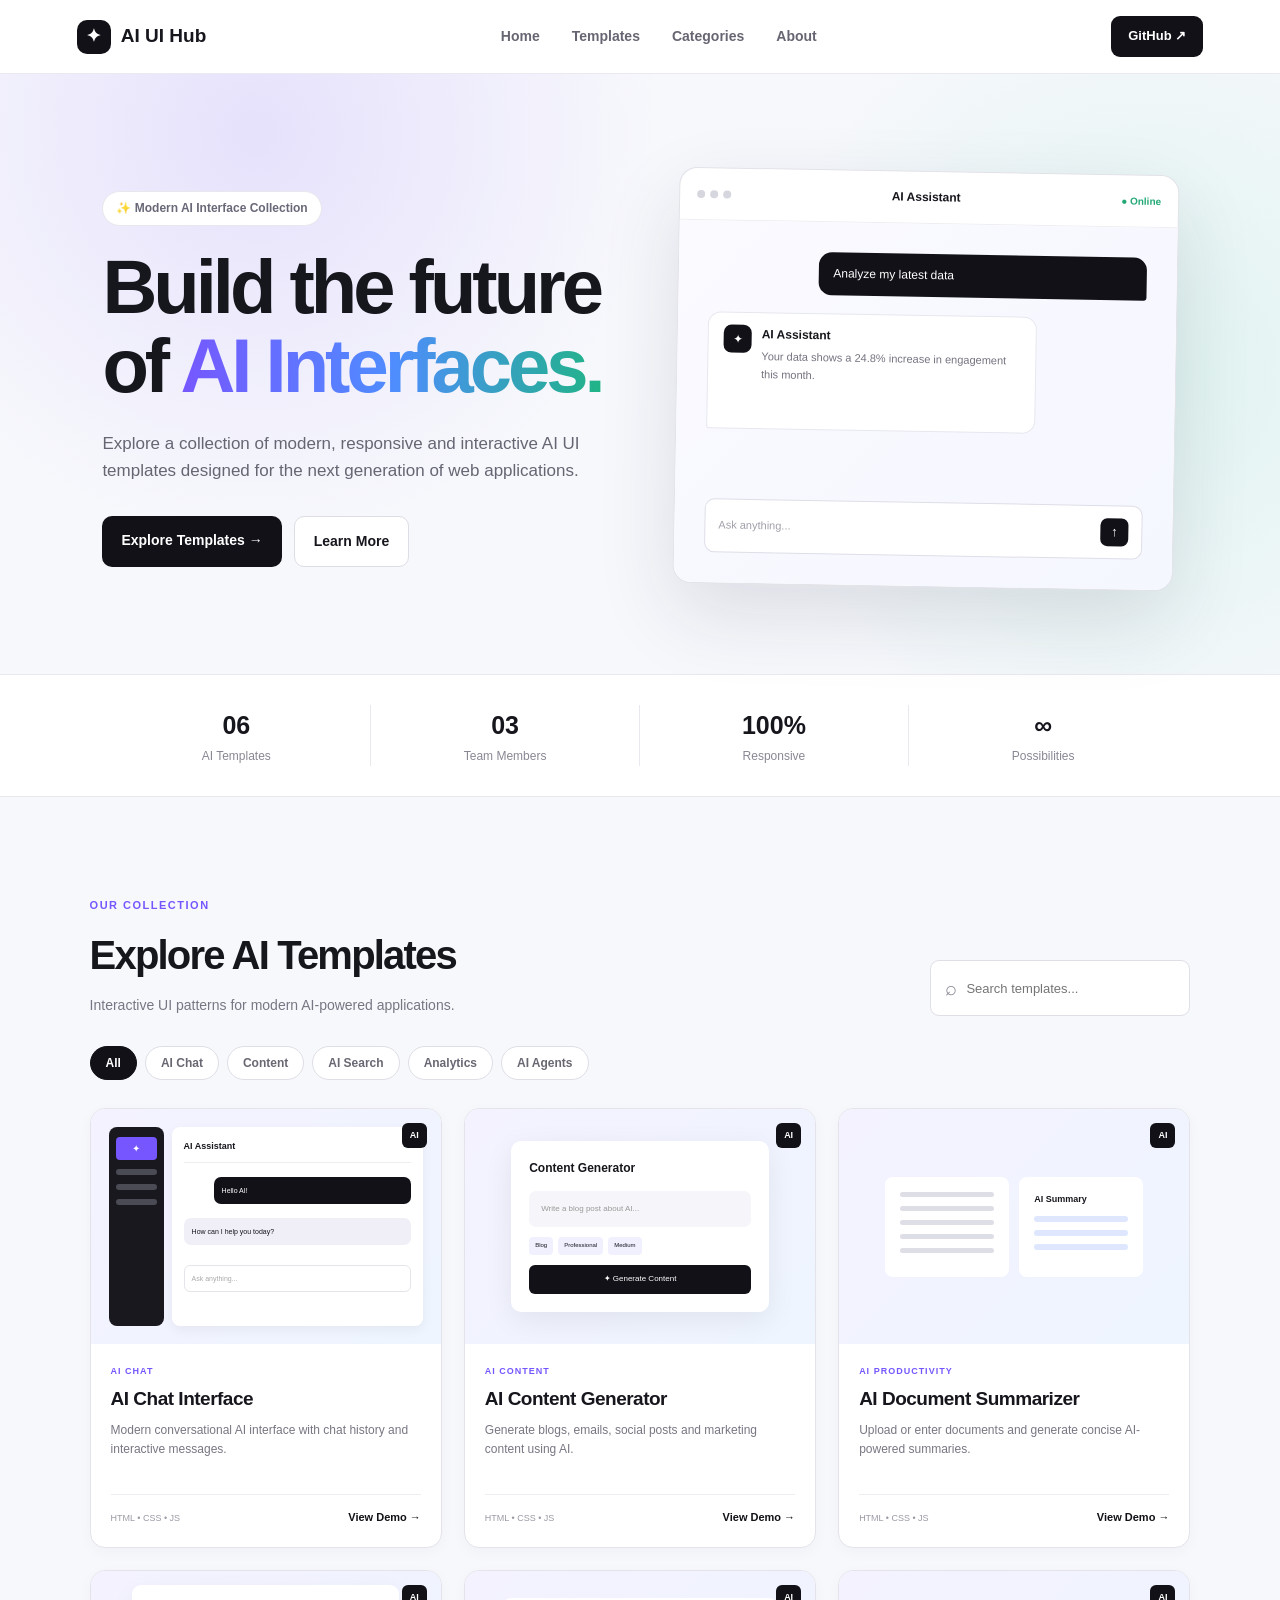
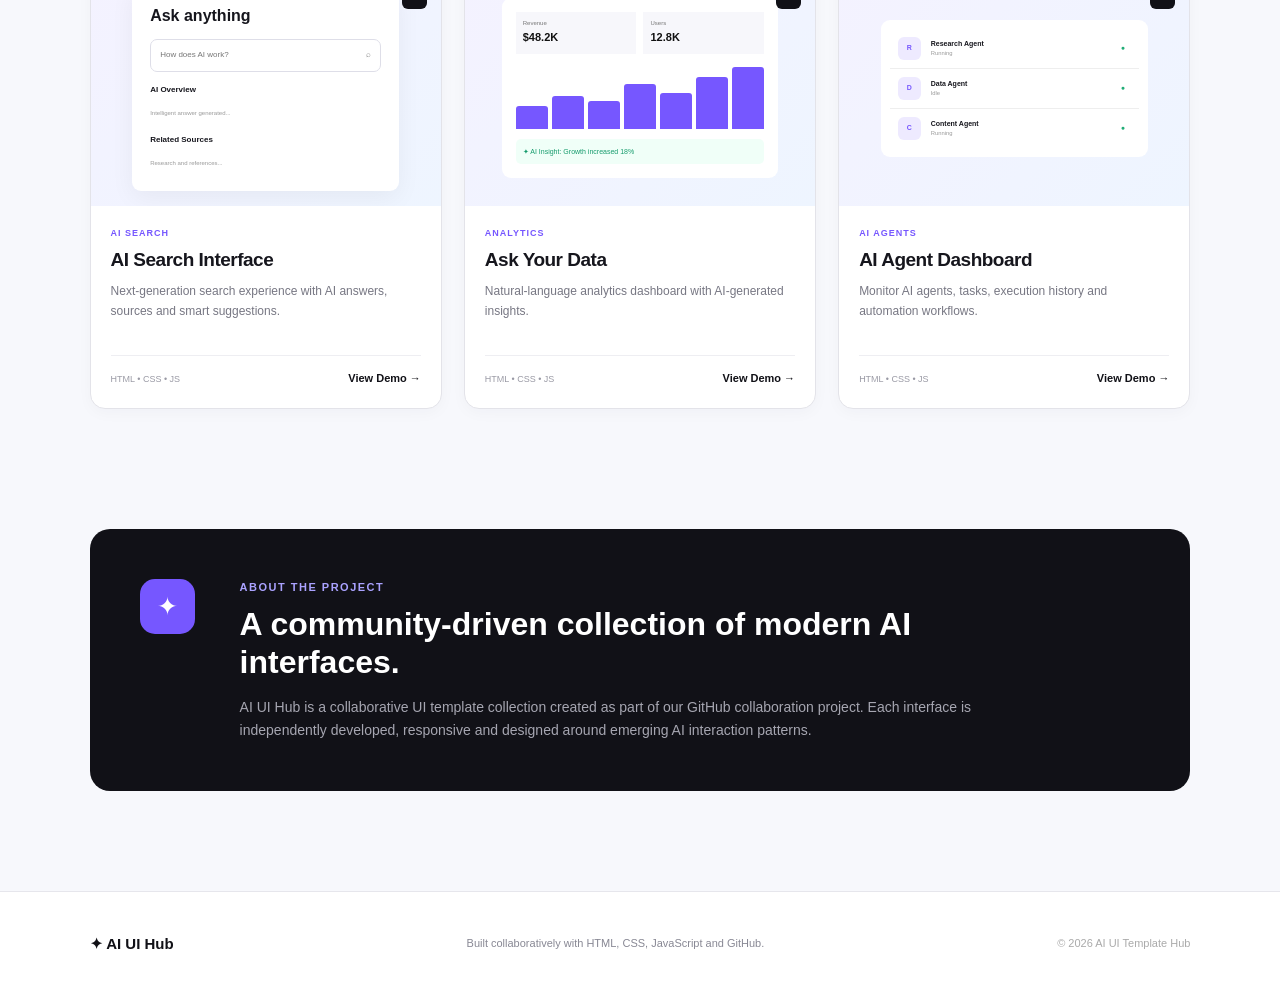
<file: index.html>
<!DOCTYPE html>
<html lang="en">
<head>
    <meta charset="UTF-8">
    <meta name="viewport" content="width=device-width, initial-scale=1.0">

    <meta name="description"
          content="AI UI Template Hub - A collection of modern AI interface templates.">

    <title>AI UI Template Hub</title>

    <link rel="stylesheet" href="style.css">
</head>

<body>

    <!-- ================= NAVBAR ================= -->

    <header class="navbar">

        <div class="logo">
            <div class="logo-icon">✦</div>
            <span>AI UI Hub</span>
        </div>

        <nav class="nav-links">
            <a href="#home">Home</a>
            <a href="#templates">Templates</a>
            <a href="#categories">Categories</a>
            <a href="#about">About</a>
        </nav>

        <a href="https://github.com/" target="_blank" class="github-btn">
            GitHub ↗
        </a>

        <button class="mobile-menu-btn" id="mobileMenuBtn">
            ☰
        </button>

    </header>


    <!-- ================= HERO ================= -->

    <main>

        <section class="hero" id="home">

            <div class="hero-content">

                <div class="badge">
                    ✨ Modern AI Interface Collection
                </div>

                <h1>
                    Build the future of
                    <span>AI Interfaces.</span>
                </h1>

                <p>
                    Explore a collection of modern, responsive and
                    interactive AI UI templates designed for the next
                    generation of web applications.
                </p>

                <div class="hero-buttons">

                    <a href="#templates" class="primary-btn">
                        Explore Templates
                        <span>→</span>
                    </a>

                    <a href="#about" class="secondary-btn">
                        Learn More
                    </a>

                </div>

            </div>

            <div class="hero-visual">

                <div class="ai-window">

                    <div class="window-header">
                        <div class="window-dots">
                            <span></span>
                            <span></span>
                            <span></span>
                        </div>

                        <span>AI Assistant</span>

                        <span class="online">
                            ● Online
                        </span>
                    </div>

                    <div class="chat-preview">

                        <div class="message user-message">
                            Analyze my latest data
                        </div>

                        <div class="message ai-message">
                            <div class="ai-avatar">✦</div>

                            <div>
                                <strong>AI Assistant</strong>
                                <p>
                                    Your data shows a 24.8% increase
                                    in engagement this month.
                                </p>
                            </div>
                        </div>

                        <div class="fake-input">
                            Ask anything...
                            <button>↑</button>
                        </div>

                    </div>

                </div>

            </div>

        </section>


        <!-- ================= STATS ================= -->

        <section class="stats">

            <div class="stat">
                <strong>06</strong>
                <span>AI Templates</span>
            </div>

            <div class="stat">
                <strong>03</strong>
                <span>Team Members</span>
            </div>

            <div class="stat">
                <strong>100%</strong>
                <span>Responsive</span>
            </div>

            <div class="stat">
                <strong>∞</strong>
                <span>Possibilities</span>
            </div>

        </section>


        <!-- ================= TEMPLATES ================= -->

        <section class="templates-section" id="templates">

            <div class="section-heading">

                <div>
                    <div class="small-label">
                        OUR COLLECTION
                    </div>

                    <h2>
                        Explore AI Templates
                    </h2>

                    <p>
                        Interactive UI patterns for modern
                        AI-powered applications.
                    </p>
                </div>

                <div class="search-box">

                    <span>⌕</span>

                    <input
                        type="text"
                        id="templateSearch"
                        placeholder="Search templates..."
                    >

                </div>

            </div>


            <!-- CATEGORY FILTERS -->

            <div class="categories" id="categories">

                <button class="category-btn active"
                        data-category="all">
                    All
                </button>

                <button class="category-btn"
                        data-category="chat">
                    AI Chat
                </button>

                <button class="category-btn"
                        data-category="generation">
                    Content
                </button>

                <button class="category-btn"
                        data-category="search">
                    AI Search
                </button>

                <button class="category-btn"
                        data-category="analytics">
                    Analytics
                </button>

                <button class="category-btn"
                        data-category="agents">
                    AI Agents
                </button>

            </div>


            <!-- TEMPLATE GRID -->

            <div class="template-grid" id="templateGrid">


                <!-- 1 -->

                <article class="template-card"
                         data-category="chat"
                         data-name="AI Chat Interface">

                    <div class="card-preview preview-chat">

                        <div class="mini-sidebar">
                            <div class="mini-logo">✦</div>
                            <div></div>
                            <div></div>
                            <div></div>
                        </div>

                        <div class="mini-chat">

                            <div class="mini-top">
                                AI Assistant
                                <span>●</span>
                            </div>

                            <div class="mini-bubble user">
                                Hello AI!
                            </div>

                            <div class="mini-bubble ai">
                                How can I help you today?
                            </div>

                            <div class="mini-chat-input">
                                Ask anything...
                            </div>

                        </div>

                        <div class="card-badge">
                            AI
                        </div>

                    </div>

                    <div class="card-content">

                        <div class="card-category">
                            AI CHAT
                        </div>

                        <h3>AI Chat Interface</h3>

                        <p>
                            Modern conversational AI interface
                            with chat history and interactive messages.
                        </p>

                        <div class="card-footer">

                            <span>HTML • CSS • JS</span>

                            <a href="templates/ai-chat/index.html">
                                View Demo →
                            </a>

                        </div>

                    </div>

                </article>


                <!-- 2 -->

                <article class="template-card"
                         data-category="generation"
                         data-name="AI Content Generator">

                    <div class="card-preview preview-generator">

                        <div class="generator-panel">

                            <div class="mini-heading">
                                Content Generator
                            </div>

                            <div class="mini-field">
                                Write a blog post about AI...
                            </div>

                            <div class="mini-options">
                                <span>Blog</span>
                                <span>Professional</span>
                                <span>Medium</span>
                            </div>

                            <div class="mini-generate">
                                ✦ Generate Content
                            </div>

                        </div>

                        <div class="card-badge">
                            AI
                        </div>

                    </div>

                    <div class="card-content">

                        <div class="card-category">
                            AI CONTENT
                        </div>

                        <h3>AI Content Generator</h3>

                        <p>
                            Generate blogs, emails, social posts
                            and marketing content using AI.
                        </p>

                        <div class="card-footer">

                            <span>HTML • CSS • JS</span>

                            <a href="templates/ai-content-generator/index.html">
                                View Demo →
                            </a>

                        </div>

                    </div>

                </article>


                <!-- 3 -->

                <article class="template-card"
                         data-category="generation"
                         data-name="AI Document Summarizer">

                    <div class="card-preview preview-summary">

                        <div class="document-panel">

                            <div class="document-lines">
                                <i></i>
                                <i></i>
                                <i></i>
                                <i></i>
                                <i></i>
                            </div>

                            <div class="summary-panel">

                                <div class="summary-title">
                                    AI Summary
                                </div>

                                <div></div>
                                <div></div>
                                <div></div>

                            </div>

                        </div>

                        <div class="card-badge">
                            AI
                        </div>

                    </div>

                    <div class="card-content">

                        <div class="card-category">
                            AI PRODUCTIVITY
                        </div>

                        <h3>AI Document Summarizer</h3>

                        <p>
                            Upload or enter documents and generate
                            concise AI-powered summaries.
                        </p>

                        <div class="card-footer">

                            <span>HTML • CSS • JS</span>

                            <a href="templates/ai-document-summarizer/index.html">
                                View Demo →
                            </a>

                        </div>

                    </div>

                </article>


                <!-- 4 -->

                <article class="template-card"
                         data-category="search"
                         data-name="AI Search Interface">

                    <div class="card-preview preview-search">

                        <div class="search-preview">

                            <div class="search-title">
                                Ask anything
                            </div>

                            <div class="search-input">
                                How does AI work?
                                <span>⌕</span>
                            </div>

                            <div class="result-line">
                                <b>AI Overview</b>
                                <small>
                                    Intelligent answer generated...
                                </small>
                            </div>

                            <div class="result-line">
                                <b>Related Sources</b>
                                <small>
                                    Research and references...
                                </small>
                            </div>

                        </div>

                        <div class="card-badge">
                            AI
                        </div>

                    </div>

                    <div class="card-content">

                        <div class="card-category">
                            AI SEARCH
                        </div>

                        <h3>AI Search Interface</h3>

                        <p>
                            Next-generation search experience with
                            AI answers, sources and smart suggestions.
                        </p>

                        <div class="card-footer">

                            <span>HTML • CSS • JS</span>

                            <a href="templates/ai-search/index.html">
                                View Demo →
                            </a>

                        </div>

                    </div>

                </article>


                <!-- 5 -->

                <article class="template-card"
                         data-category="analytics"
                         data-name="Ask Your Data">

                    <div class="card-preview preview-analytics">

                        <div class="analytics-preview">

                            <div class="mini-kpis">

                                <span>
                                    Revenue
                                    <b>$48.2K</b>
                                </span>

                                <span>
                                    Users
                                    <b>12.8K</b>
                                </span>

                            </div>

                            <div class="fake-chart">

                                <i></i>
                                <i></i>
                                <i></i>
                                <i></i>
                                <i></i>
                                <i></i>
                                <i></i>

                            </div>

                            <div class="insight">
                                ✦ AI Insight: Growth increased 18%
                            </div>

                        </div>

                        <div class="card-badge">
                            AI
                        </div>

                    </div>

                    <div class="card-content">

                        <div class="card-category">
                            ANALYTICS
                        </div>

                        <h3>Ask Your Data</h3>

                        <p>
                            Natural-language analytics dashboard
                            with AI-generated insights.
                        </p>

                        <div class="card-footer">

                            <span>HTML • CSS • JS</span>

                            <a href="templates/ask-your-data/index.html">
                                View Demo →
                            </a>

                        </div>

                    </div>

                </article>


                <!-- 6 -->

                <article class="template-card"
                         data-category="agents"
                         data-name="AI Agent Dashboard">

                    <div class="card-preview preview-agent">

                        <div class="agent-preview">

                            <div class="agent-row">
                                <span class="agent-icon">R</span>
                                <span>
                                    Research Agent
                                    <small>Running</small>
                                </span>
                                <b>●</b>
                            </div>

                            <div class="agent-row">
                                <span class="agent-icon">D</span>
                                <span>
                                    Data Agent
                                    <small>Idle</small>
                                </span>
                                <b>●</b>
                            </div>

                            <div class="agent-row">
                                <span class="agent-icon">C</span>
                                <span>
                                    Content Agent
                                    <small>Running</small>
                                </span>
                                <b>●</b>
                            </div>

                        </div>

                        <div class="card-badge">
                            AI
                        </div>

                    </div>

                    <div class="card-content">

                        <div class="card-category">
                            AI AGENTS
                        </div>

                        <h3>AI Agent Dashboard</h3>

                        <p>
                            Monitor AI agents, tasks, execution
                            history and automation workflows.
                        </p>

                        <div class="card-footer">

                            <span>HTML • CSS • JS</span>

                            <a href="templates/ai-agent-dashboard/index.html">
                                View Demo →
                            </a>

                        </div>

                    </div>

                </article>

            </div>


            <div class="no-results" id="noResults">
                No templates found.
            </div>

        </section>


        <!-- ================= ABOUT ================= -->

        <section class="about" id="about">

            <div class="about-icon">
                ✦
            </div>

            <div>

                <div class="small-label">
                    ABOUT THE PROJECT
                </div>

                <h2>
                    A community-driven collection
                    of modern AI interfaces.
                </h2>

                <p>
                    AI UI Hub is a collaborative UI template
                    collection created as part of our GitHub
                    collaboration project. Each interface is
                    independently developed, responsive and
                    designed around emerging AI interaction patterns.
                </p>

            </div>

        </section>

    </main>


    <!-- ================= FOOTER ================= -->

    <footer>

        <div class="footer-logo">
            ✦ AI UI Hub
        </div>

        <p>
            Built collaboratively with HTML, CSS, JavaScript
            and GitHub.
        </p>

        <span>
            © 2026 AI UI Template Hub
        </span>

    </footer>


    <script src="script.js"></script>

</body>
</html>
</file>
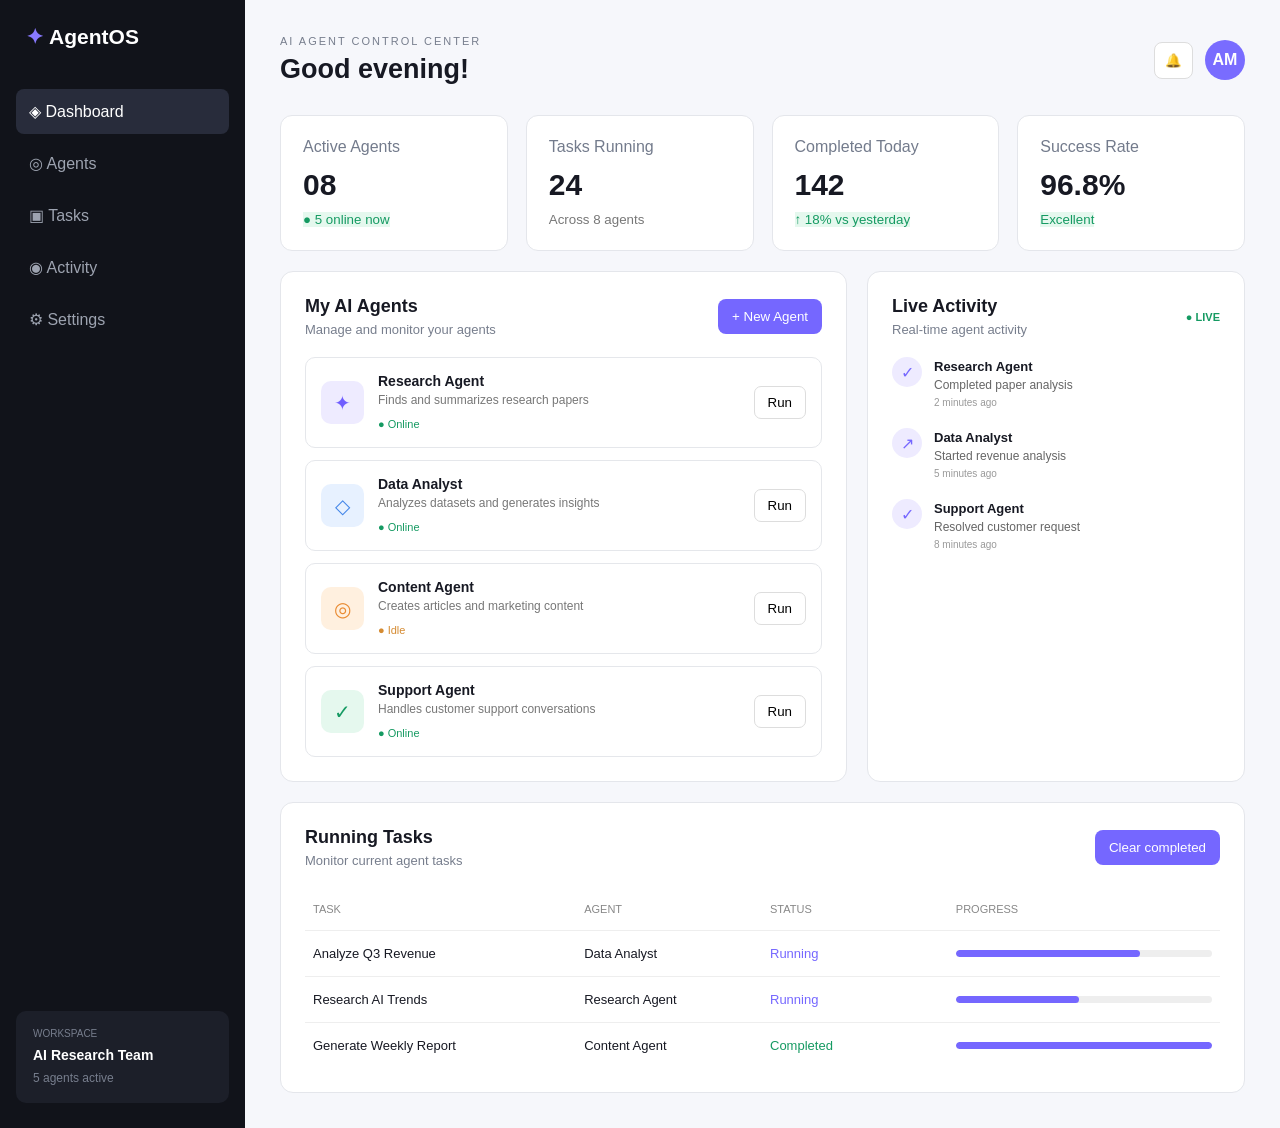
<file: templates/ai-agent-dashboard/index.html>
<!DOCTYPE html>
<html lang="en">

<head>

    <meta charset="UTF-8">
    <meta name="viewport" content="width=device-width, initial-scale=1.0">

    <title>AI Agent Dashboard</title>

    <link rel="stylesheet" href="style.css">

</head>

<body>

<div class="app">

    <!-- Sidebar -->

    <aside class="sidebar">

        <div class="logo">
            <span>✦</span>
            AgentOS
        </div>

        <nav>

            <a class="active" href="#">
                ◈ Dashboard
            </a>

            <a href="#">
                ◎ Agents
            </a>

            <a href="#">
                ▣ Tasks
            </a>

            <a href="#">
                ◉ Activity
            </a>

            <a href="#">
                ⚙ Settings
            </a>

        </nav>

        <div class="workspace">

            <p>WORKSPACE</p>

            <strong>AI Research Team</strong>

            <span>5 agents active</span>

        </div>

    </aside>


    <!-- Main -->

    <main class="main">

        <header class="topbar">

            <div>

                <p class="label">
                    AI AGENT CONTROL CENTER
                </p>

                <h1>Good evening!</h1>

            </div>

            <div class="top-actions">

                <button class="notification">
                    🔔
                </button>

                <div class="avatar">
                    AM
                </div>

            </div>

        </header>


        <!-- Stats -->

        <section class="stats">

            <div class="stat-card">

                <span>Active Agents</span>

                <strong>08</strong>

                <small class="green">
                    ● 5 online now
                </small>

            </div>

            <div class="stat-card">

                <span>Tasks Running</span>

                <strong id="taskCount">24</strong>

                <small>
                    Across 8 agents
                </small>

            </div>

            <div class="stat-card">

                <span>Completed Today</span>

                <strong>142</strong>

                <small class="green">
                    ↑ 18% vs yesterday
                </small>

            </div>

            <div class="stat-card">

                <span>Success Rate</span>

                <strong>96.8%</strong>

                <small class="green">
                    Excellent
                </small>

            </div>

        </section>


        <!-- Main Grid -->

        <section class="dashboard-grid">


            <!-- Agents -->

            <div class="agents-panel">

                <div class="panel-header">

                    <div>
                        <h2>My AI Agents</h2>
                        <p>Manage and monitor your agents</p>
                    </div>

                    <button onclick="addAgent()">
                        + New Agent
                    </button>

                </div>


                <div class="agent-list" id="agentList">

                    <div class="agent-card">

                        <div class="agent-icon purple">
                            ✦
                        </div>

                        <div class="agent-info">

                            <h3>Research Agent</h3>

                            <p>
                                Finds and summarizes research papers
                            </p>

                            <span class="status online">
                                ● Online
                            </span>

                        </div>

                        <button onclick="runAgent('Research Agent')">
                            Run
                        </button>

                    </div>


                    <div class="agent-card">

                        <div class="agent-icon blue">
                            ◇
                        </div>

                        <div class="agent-info">

                            <h3>Data Analyst</h3>

                            <p>
                                Analyzes datasets and generates insights
                            </p>

                            <span class="status online">
                                ● Online
                            </span>

                        </div>

                        <button onclick="runAgent('Data Analyst')">
                            Run
                        </button>

                    </div>


                    <div class="agent-card">

                        <div class="agent-icon orange">
                            ◎
                        </div>

                        <div class="agent-info">

                            <h3>Content Agent</h3>

                            <p>
                                Creates articles and marketing content
                            </p>

                            <span class="status idle">
                                ● Idle
                            </span>

                        </div>

                        <button onclick="runAgent('Content Agent')">
                            Run
                        </button>

                    </div>


                    <div class="agent-card">

                        <div class="agent-icon green">
                            ✓
                        </div>

                        <div class="agent-info">

                            <h3>Support Agent</h3>

                            <p>
                                Handles customer support conversations
                            </p>

                            <span class="status online">
                                ● Online
                            </span>

                        </div>

                        <button onclick="runAgent('Support Agent')">
                            Run
                        </button>

                    </div>

                </div>

            </div>


            <!-- Right Panel -->

            <div class="activity-panel">

                <div class="panel-header">

                    <div>
                        <h2>Live Activity</h2>
                        <p>Real-time agent activity</p>
                    </div>

                    <span class="live">
                        ● LIVE
                    </span>

                </div>


                <div id="activityList" class="activity-list">

                    <div class="activity">

                        <div class="activity-icon">
                            ✓
                        </div>

                        <div>
                            <strong>Research Agent</strong>

                            <p>
                                Completed paper analysis
                            </p>

                            <small>
                                2 minutes ago
                            </small>
                        </div>

                    </div>


                    <div class="activity">

                        <div class="activity-icon">
                            ↗
                        </div>

                        <div>
                            <strong>Data Analyst</strong>

                            <p>
                                Started revenue analysis
                            </p>

                            <small>
                                5 minutes ago
                            </small>
                        </div>

                    </div>


                    <div class="activity">

                        <div class="activity-icon">
                            ✓
                        </div>

                        <div>
                            <strong>Support Agent</strong>

                            <p>
                                Resolved customer request
                            </p>

                            <small>
                                8 minutes ago
                            </small>

                        </div>

                    </div>

                </div>

            </div>

        </section>


        <!-- Task Section -->

        <section class="tasks-panel">

            <div class="panel-header">

                <div>
                    <h2>Running Tasks</h2>
                    <p>Monitor current agent tasks</p>
                </div>

                <button onclick="clearTasks()">
                    Clear completed
                </button>

            </div>


            <div class="task-table">

                <div class="task-row heading">

                    <span>Task</span>
                    <span>Agent</span>
                    <span>Status</span>
                    <span>Progress</span>

                </div>


                <div class="task-row">

                    <span>Analyze Q3 Revenue</span>
                    <span>Data Analyst</span>

                    <span class="running">
                        Running
                    </span>

                    <div class="progress">
                        <div style="width:72%"></div>
                    </div>

                </div>


                <div class="task-row">

                    <span>Research AI Trends</span>
                    <span>Research Agent</span>

                    <span class="running">
                        Running
                    </span>

                    <div class="progress">
                        <div style="width:48%"></div>
                    </div>

                </div>


                <div class="task-row">

                    <span>Generate Weekly Report</span>
                    <span>Content Agent</span>

                    <span class="completed">
                        Completed
                    </span>

                    <div class="progress">
                        <div style="width:100%"></div>
                    </div>

                </div>

            </div>

        </section>

    </main>

</div>


<script src="script.js"></script>

</body>
</html>
</file>
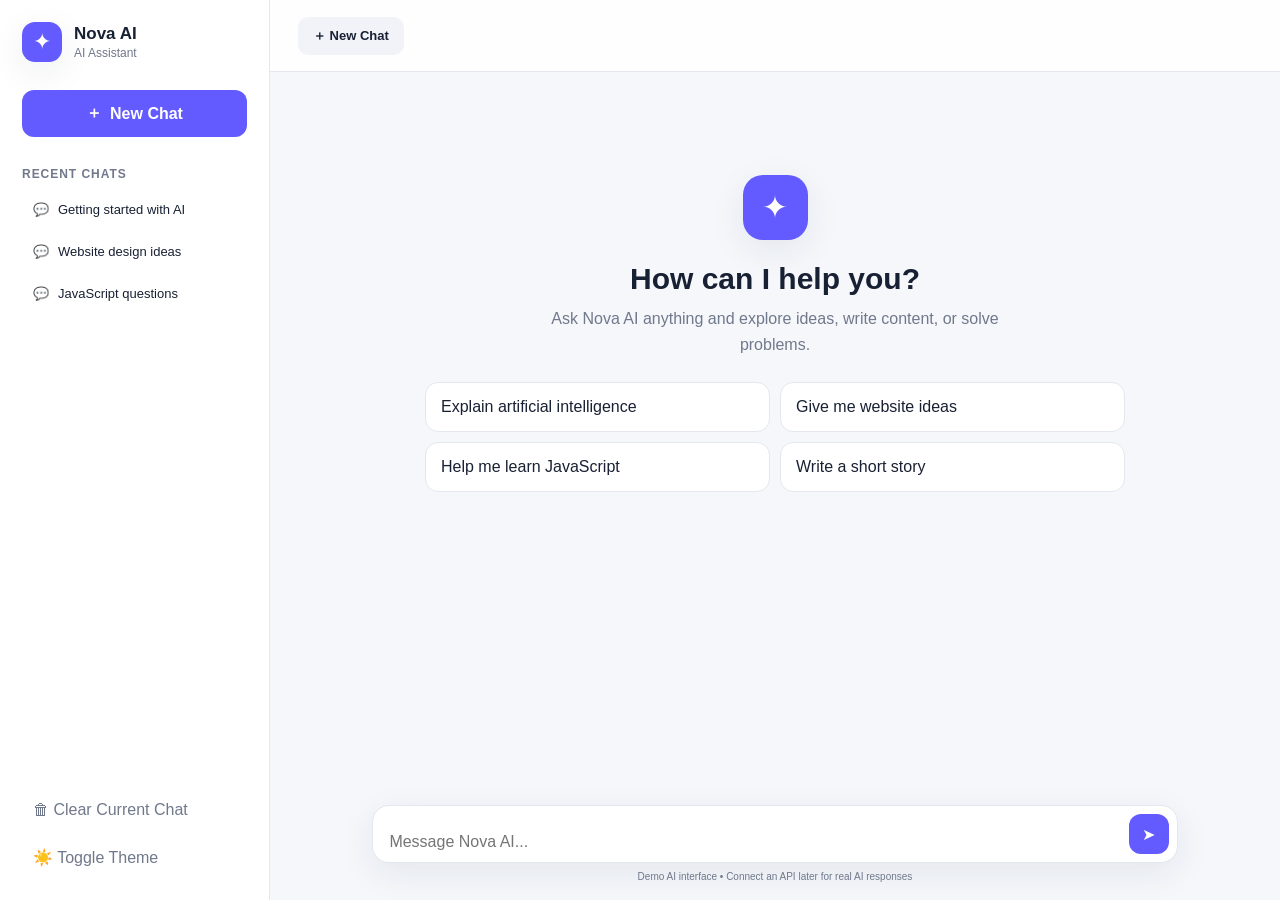
<file: templates/ai-chat/index.html>
<!DOCTYPE html>
<html lang="en">
<head>
    <meta charset="UTF-8">
    <meta name="viewport" content="width=device-width, initial-scale=1.0">

    <title>AI Chat Interface</title>

    <link rel="stylesheet" href="style.css">
</head>

<body>

    <div class="chat-app">

        <!-- Sidebar -->
        <aside class="sidebar" id="sidebar">

            <div class="sidebar-header">
                <div class="brand">
                    <div class="brand-logo">✦</div>

                    <div>
                        <h1>Nova AI</h1>
                        <span>AI Assistant</span>
                    </div>
                </div>

                <button
                    class="close-sidebar"
                    id="closeSidebar"
                    aria-label="Close sidebar">
                    ×
                </button>
            </div>

            <button class="new-chat-button" id="newChatButton">
                <span>＋</span>
                New Chat
            </button>

            <div class="history-section">

                <p class="history-title">Recent Chats</p>

                <div id="chatHistory" class="chat-history">
                    <button class="history-item">
                        <span>💬</span>
                        Getting started with AI
                    </button>

                    <button class="history-item">
                        <span>💬</span>
                        Website design ideas
                    </button>

                    <button class="history-item">
                        <span>💬</span>
                        JavaScript questions
                    </button>
                </div>

            </div>

            <div class="sidebar-bottom">

                <button id="clearChatButton" class="sidebar-action">
                    🗑 Clear Current Chat
                </button>

                <button id="themeButton" class="sidebar-action">
                    ☀️ Toggle Theme
                </button>

            </div>

        </aside>

        <!-- Main Chat Area -->
        <main class="chat-main">

            <!-- Header -->
            <header class="chat-header">

                <button
                    class="menu-button"
                    id="menuButton"
                    aria-label="Open menu">
                    ☰
                </button>

                <div class="mobile-brand">
                    <div class="brand-logo">✦</div>

                    <div>
                        <strong>Nova AI</strong>
                        <span>Online</span>
                    </div>
                </div>

                <div class="header-actions">
                    <button
                        id="headerNewChat"
                        class="header-button">
                        ＋ New Chat
                    </button>
                </div>

            </header>

            <!-- Chat Messages -->
            <section
                class="messages-area"
                id="messagesArea"
                aria-live="polite">

                <!-- Empty state -->
                <div class="empty-state" id="emptyState">

                    <div class="empty-icon">✦</div>

                    <h2>How can I help you?</h2>

                    <p>
                        Ask Nova AI anything and explore ideas,
                        write content, or solve problems.
                    </p>

                    <div class="suggestion-grid">

                        <button class="suggestion">
                            Explain artificial intelligence
                        </button>

                        <button class="suggestion">
                            Give me website ideas
                        </button>

                        <button class="suggestion">
                            Help me learn JavaScript
                        </button>

                        <button class="suggestion">
                            Write a short story
                        </button>

                    </div>

                </div>

            </section>

            <!-- Typing Indicator -->
            <div
                class="typing-indicator hidden"
                id="typingIndicator">

                <div class="typing-avatar">✦</div>

                <div class="typing-bubble">
                    <span></span>
                    <span></span>
                    <span></span>
                </div>

            </div>

            <!-- Message Composer -->
            <div class="composer-wrapper">

                <form id="messageForm" class="message-form">

                    <textarea
                        id="messageInput"
                        rows="1"
                        placeholder="Message Nova AI..."
                        aria-label="Message Nova AI"></textarea>

                    <button
                        type="submit"
                        id="sendButton"
                        class="send-button"
                        aria-label="Send message">
                        ➤
                    </button>

                </form>

                <p class="composer-note">
                    Demo AI interface • Connect an API later for real AI responses
                </p>

            </div>

        </main>

    </div>

    <script src="script.js"></script>

</body>
</html>
</file>
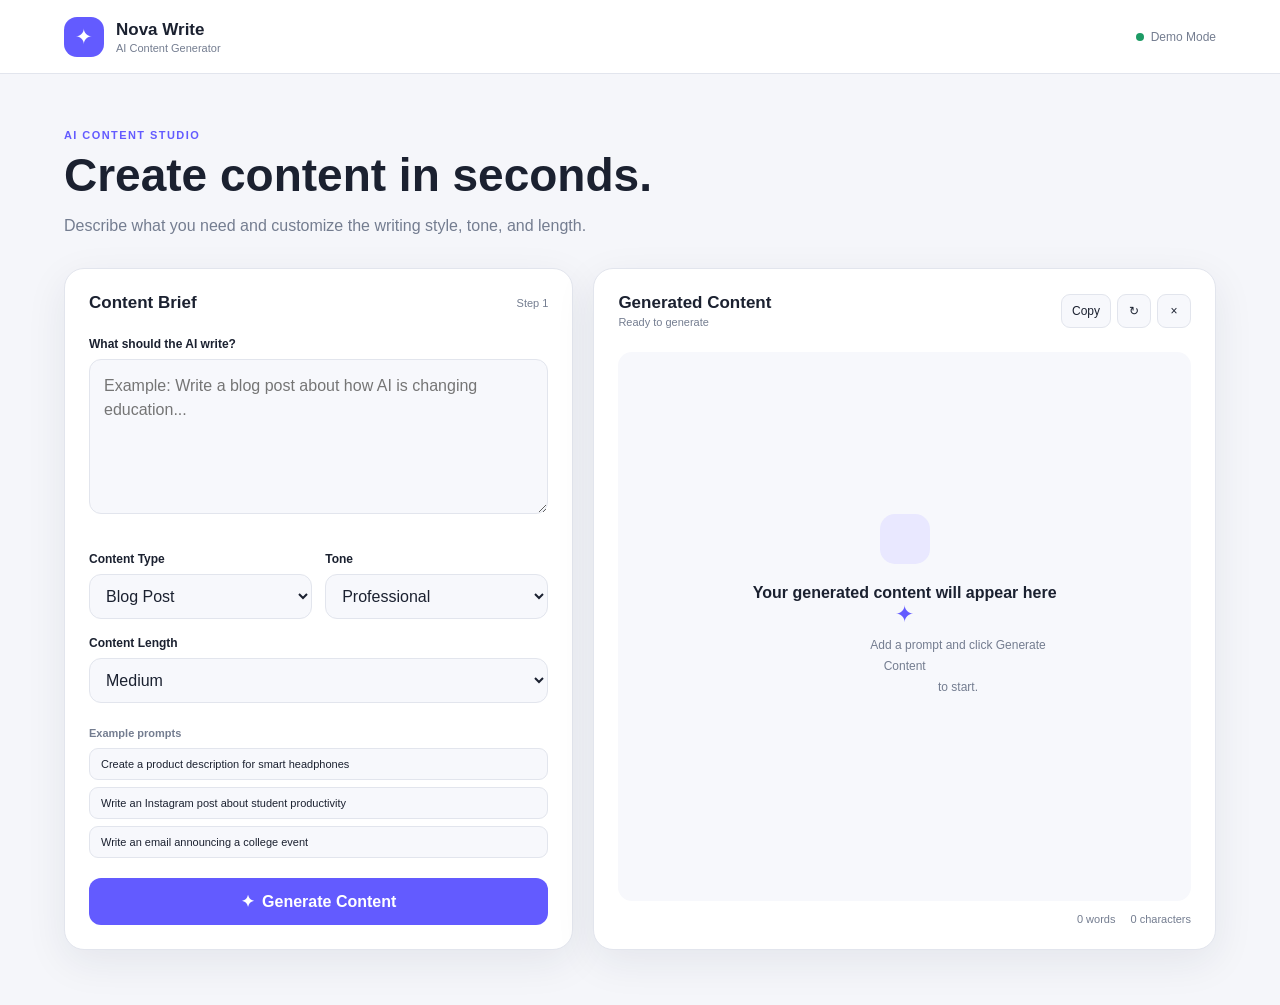
<file: templates/ai-content-generator/index.html>
<!DOCTYPE html>
<html lang="en">

<head>

    <meta charset="UTF-8">

    <meta
        name="viewport"
        content="width=device-width, initial-scale=1.0">

    <title>AI Content Generator</title>

    <link rel="stylesheet" href="style.css">

</head>

<body>

    <div class="generator-app">

        <!-- Header -->
        <header class="top-header">

            <div class="brand">

                <div class="brand-logo">✦</div>

                <div>
                    <h1>Nova Write</h1>
                    <span>AI Content Generator</span>
                </div>

            </div>

            <div class="status">
                <span class="status-dot"></span>
                Demo Mode
            </div>

        </header>

        <!-- Main Content -->
        <main class="generator-main">

            <section class="page-heading">

                <p class="eyebrow">AI CONTENT STUDIO</p>

                <h2>Create content in seconds.</h2>

                <p>
                    Describe what you need and customize the
                    writing style, tone, and length.
                </p>

            </section>

            <section class="workspace">

                <!-- Left Panel -->
                <div class="control-panel card">

                    <div class="panel-heading">
                        <h3>Content Brief</h3>
                        <span>Step 1</span>
                    </div>

                    <label for="promptInput">
                        What should the AI write?
                    </label>

                    <textarea
                        id="promptInput"
                        placeholder="Example: Write a blog post about how AI is changing education..."
                    ></textarea>

                    <div class="control-grid">

                        <div class="field">

                            <label for="contentType">
                                Content Type
                            </label>

                            <select id="contentType">

                                <option>Blog Post</option>
                                <option>Social Media Post</option>
                                <option>Product Description</option>
                                <option>Email</option>
                                <option>Advertisement</option>
                                <option>Website Copy</option>

                            </select>

                        </div>

                        <div class="field">

                            <label for="tone">
                                Tone
                            </label>

                            <select id="tone">

                                <option>Professional</option>
                                <option>Friendly</option>
                                <option>Creative</option>
                                <option>Casual</option>
                                <option>Persuasive</option>

                            </select>

                        </div>

                    </div>

                    <div class="field">

                        <label for="length">
                            Content Length
                        </label>

                        <select id="length">

                            <option value="short">Short</option>
                            <option value="medium" selected>
                                Medium
                            </option>
                            <option value="long">Long</option>

                        </select>

                    </div>

                    <div class="example-section">

                        <div class="example-heading">
                            Example prompts
                        </div>

                        <button class="example-prompt">
                            Create a product description for smart headphones
                        </button>

                        <button class="example-prompt">
                            Write an Instagram post about student productivity
                        </button>

                        <button class="example-prompt">
                            Write an email announcing a college event
                        </button>

                    </div>

                    <button
                        id="generateButton"
                        class="generate-button">

                        <span>✦</span>
                        Generate Content

                    </button>

                </div>

                <!-- Right Panel -->
                <div class="output-panel card">

                    <div class="panel-heading">

                        <div>
                            <h3>Generated Content</h3>
                            <span id="generationStatus">
                                Ready to generate
                            </span>
                        </div>

                        <div class="output-actions">

                            <button
                                id="copyButton"
                                title="Copy content">
                                Copy
                            </button>

                            <button
                                id="regenerateButton"
                                title="Regenerate content">
                                ↻
                            </button>

                            <button
                                id="clearButton"
                                title="Clear content">
                                ×
                            </button>

                        </div>

                    </div>

                    <div
                        id="loadingState"
                        class="loading-state hidden">

                        <div class="loader"></div>

                        <p>Nova is creating your content...</p>

                    </div>

                    <div
                        id="outputContent"
                        class="output-content">

                        <div class="output-placeholder">

                            <div class="placeholder-icon">
                                ✦
                            </div>

                            <h4>Your generated content will appear here</h4>

                            <p>
                                Add a prompt and click Generate Content
                                to start.
                            </p>

                        </div>

                    </div>

                    <div class="output-footer">

                        <span id="wordCount">
                            0 words
                        </span>

                        <span id="characterCount">
                            0 characters
                        </span>

                    </div>

                </div>

            </section>

        </main>

    </div>

    <script src="script.js"></script>

</body>
</html>
</file>
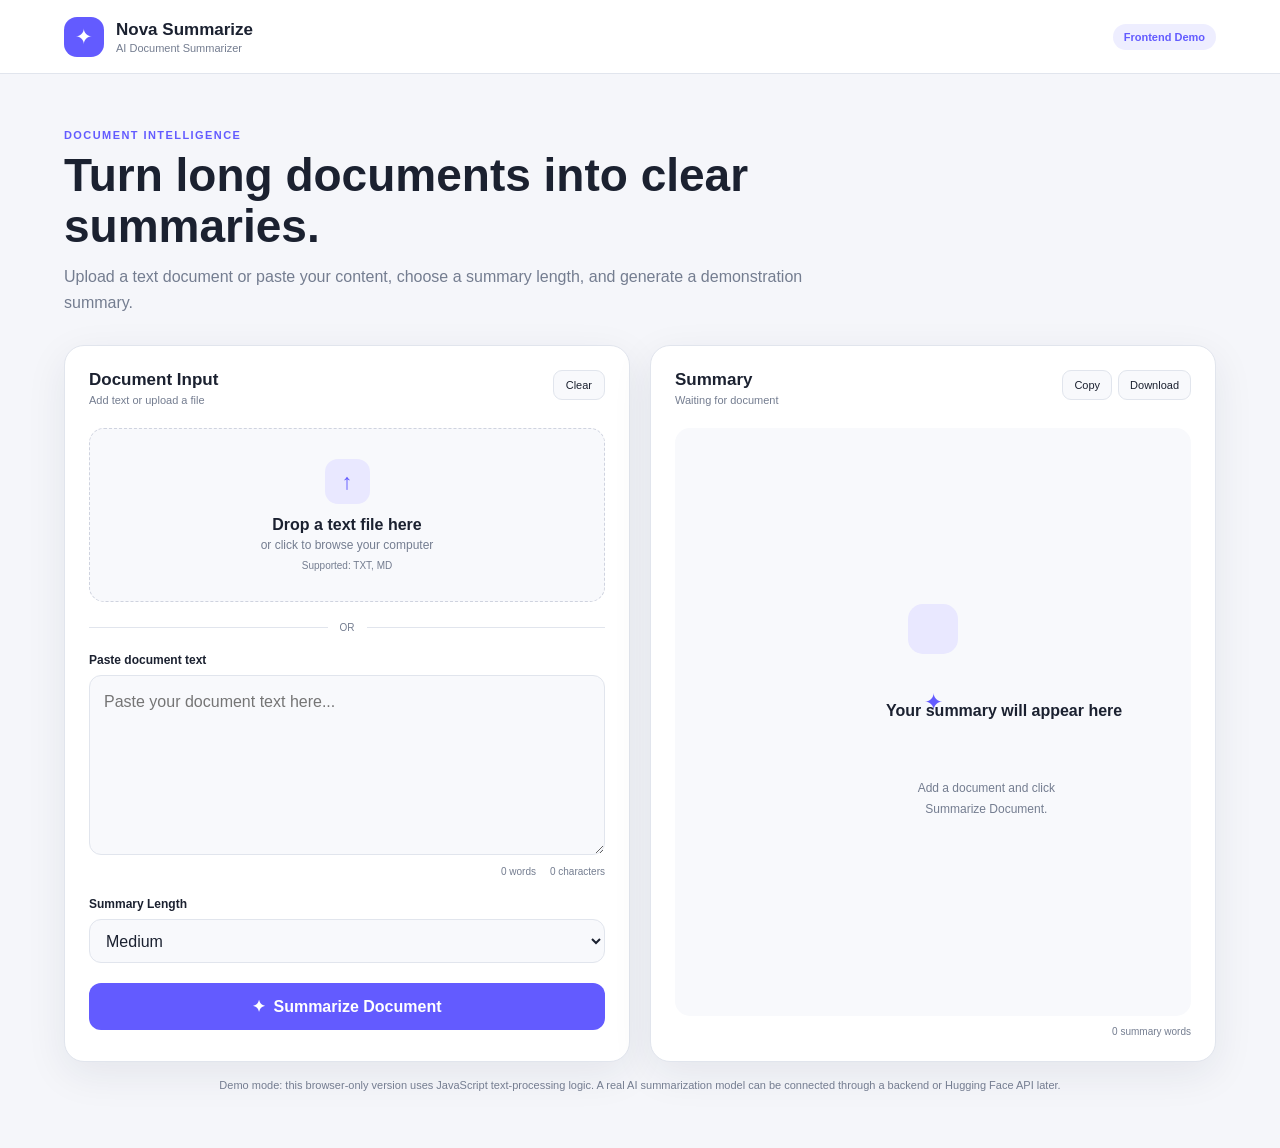
<file: templates/ai-document-summarizer/index.html>
<!DOCTYPE html>
<html lang="en">

<head>

    <meta charset="UTF-8">

    <meta
        name="viewport"
        content="width=device-width, initial-scale=1.0">

    <title>AI Document Summarizer</title>

    <link rel="stylesheet" href="style.css">

</head>

<body>

    <div class="summarizer-app">

        <!-- Header -->
        <header class="top-header">

            <div class="brand">

                <div class="brand-logo">✦</div>

                <div>
                    <h1>Nova Summarize</h1>
                    <span>AI Document Summarizer</span>
                </div>

            </div>

            <div class="header-badge">
                Frontend Demo
            </div>

        </header>

        <main class="summarizer-main">

            <section class="page-heading">

                <p class="eyebrow">
                    DOCUMENT INTELLIGENCE
                </p>

                <h2>
                    Turn long documents into clear summaries.
                </h2>

                <p>
                    Upload a text document or paste your content,
                    choose a summary length, and generate a
                    demonstration summary.
                </p>

            </section>

            <section class="workspace">

                <!-- Input Panel -->
                <div class="input-panel card">

                    <div class="panel-header">

                        <div>
                            <h3>Document Input</h3>
                            <span>
                                Add text or upload a file
                            </span>
                        </div>

                        <button
                            id="clearButton"
                            class="clear-button">
                            Clear
                        </button>

                    </div>

                    <!-- Upload Area -->
                    <div
                        class="upload-area"
                        id="uploadArea">

                        <div class="upload-icon">
                            ↑
                        </div>

                        <h4>
                            Drop a text file here
                        </h4>

                        <p>
                            or click to browse your computer
                        </p>

                        <span class="file-types">
                            Supported: TXT, MD
                        </span>

                        <input
                            type="file"
                            id="fileInput"
                            accept=".txt,.md,text/plain"
                            hidden>

                    </div>

                    <div class="divider">
                        <span>OR</span>
                    </div>

                    <label for="documentText">
                        Paste document text
                    </label>

                    <textarea
                        id="documentText"
                        placeholder="Paste your document text here..."
                    ></textarea>

                    <div class="text-statistics">

                        <span id="wordCount">
                            0 words
                        </span>

                        <span id="characterCount">
                            0 characters
                        </span>

                    </div>

                    <div class="summary-settings">

                        <label for="summaryLength">
                            Summary Length
                        </label>

                        <select id="summaryLength">

                            <option value="short">
                                Short
                            </option>

                            <option value="medium" selected>
                                Medium
                            </option>

                            <option value="long">
                                Detailed
                            </option>

                        </select>

                    </div>

                    <button
                        id="summarizeButton"
                        class="summarize-button">

                        <span>✦</span>
                        Summarize Document

                    </button>

                </div>

                <!-- Result Panel -->
                <div class="result-panel card">

                    <div class="panel-header">

                        <div>
                            <h3>Summary</h3>

                            <span id="summaryStatus">
                                Waiting for document
                            </span>
                        </div>

                        <div class="result-actions">

                            <button id="copyButton">
                                Copy
                            </button>

                            <button id="downloadButton">
                                Download
                            </button>

                        </div>

                    </div>

                    <!-- Loading -->
                    <div
                        id="loadingState"
                        class="loading-state hidden">

                        <div class="loader"></div>

                        <p>
                            Analyzing document...
                        </p>

                    </div>

                    <!-- Result -->
                    <div
                        id="summaryResult"
                        class="summary-result">

                        <div class="result-empty">

                            <div class="result-icon">
                                ✦
                            </div>

                            <h4>
                                Your summary will appear here
                            </h4>

                            <p>
                                Add a document and click
                                Summarize Document.
                            </p>

                        </div>

                    </div>

                    <div class="summary-footer">

                        <span id="summaryWordCount">
                            0 summary words
                        </span>

                    </div>

                </div>

            </section>

            <p class="demo-note">
                Demo mode: this browser-only version uses
                JavaScript text-processing logic. A real AI
                summarization model can be connected through
                a backend or Hugging Face API later.
            </p>

        </main>

    </div>

    <script src="script.js"></script>

</body>
</html>
</file>
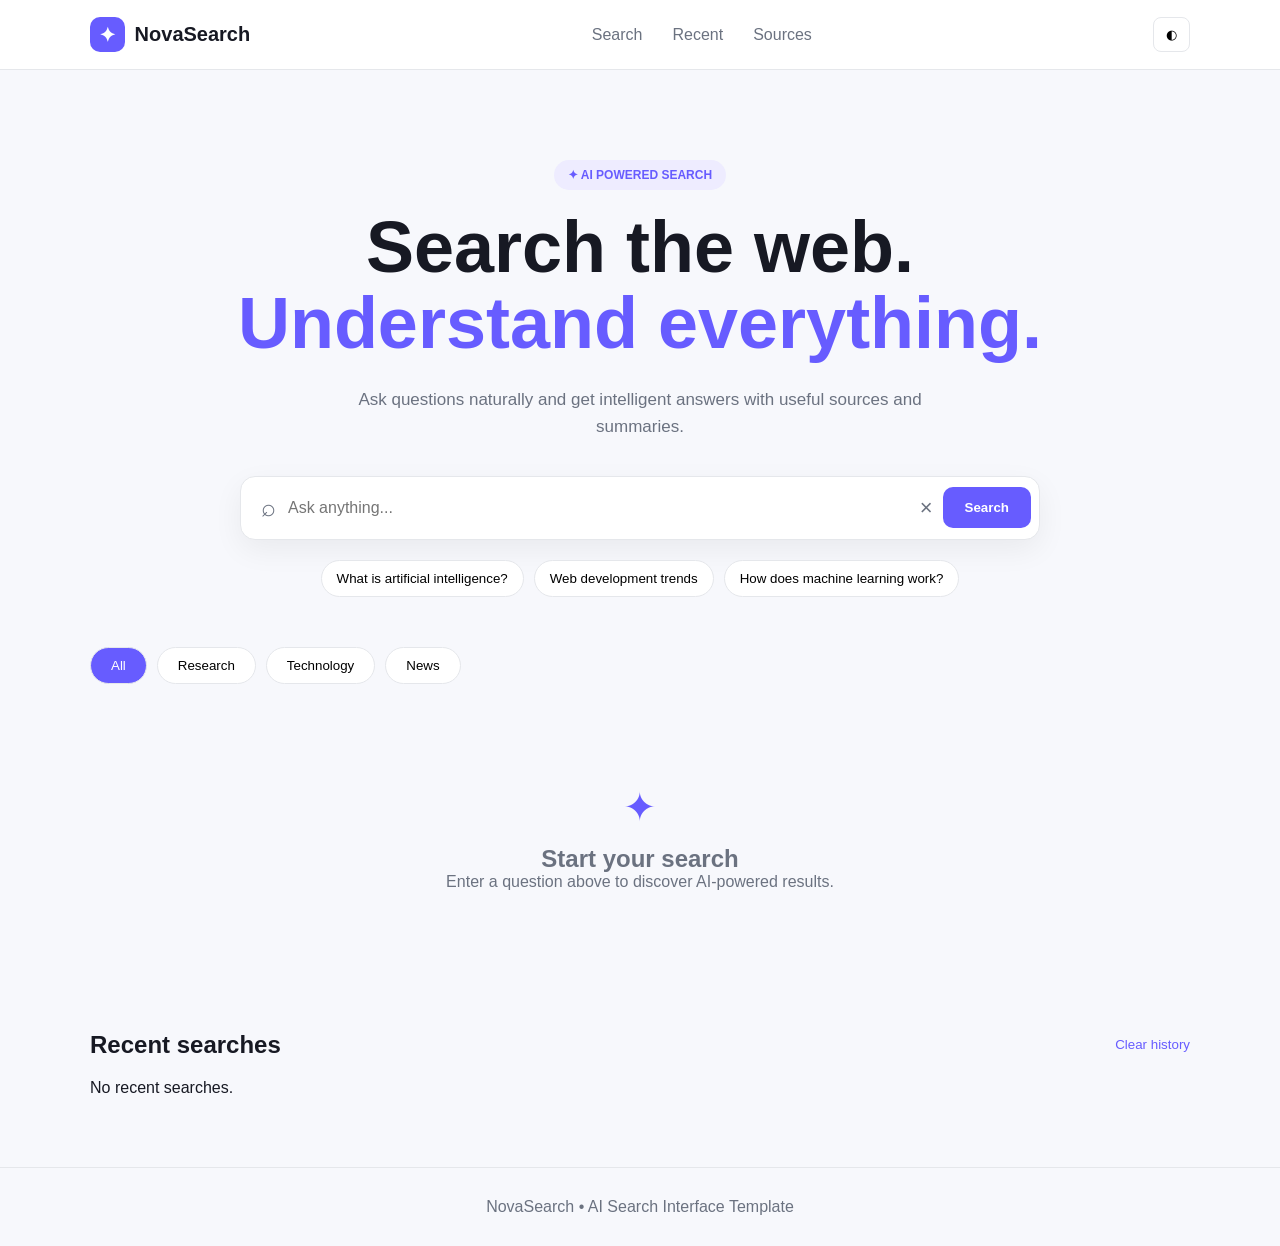
<file: templates/ai-search/index.html>
<!DOCTYPE html>
<html lang="en">
<head>
    <meta charset="UTF-8">
    <meta name="viewport" content="width=device-width, initial-scale=1.0">

    <title>AI Search</title>

    <link rel="stylesheet" href="style.css">
</head>

<body>

    <!-- Navigation -->
    <nav class="navbar">

        <div class="logo">
            <span class="logo-icon">✦</span>
            <span>NovaSearch</span>
        </div>

        <div class="nav-links">
            <a href="#search">Search</a>
            <a href="#recent">Recent</a>
            <a href="#sources">Sources</a>
        </div>

        <button class="theme-button" onclick="toggleTheme()">◐</button>

    </nav>


    <!-- Main -->
    <main class="main-container">

        <!-- Hero -->
        <section class="hero" id="search">

            <div class="badge">
                ✦ AI POWERED SEARCH
            </div>

            <h1>
                Search the web.<br>
                <span>Understand everything.</span>
            </h1>

            <p class="hero-text">
                Ask questions naturally and get intelligent answers
                with useful sources and summaries.
            </p>


            <!-- Search Box -->
            <div class="search-container">

                <span class="search-icon">⌕</span>

                <input
                    type="text"
                    id="searchInput"
                    placeholder="Ask anything..."
                    autocomplete="off"
                >

                <button
                    class="clear-button"
                    id="clearButton"
                    onclick="clearSearch()">
                    ×
                </button>

                <button
                    class="search-button"
                    onclick="performSearch()">
                    Search
                </button>

            </div>


            <!-- Suggestions -->
            <div class="suggestions">

                <button onclick="useSuggestion('What is artificial intelligence?')">
                    What is artificial intelligence?
                </button>

                <button onclick="useSuggestion('Latest web development trends')">
                    Web development trends
                </button>

                <button onclick="useSuggestion('How does machine learning work?')">
                    How does machine learning work?
                </button>

            </div>

        </section>


        <!-- Category Filters -->
        <section class="filters">

            <button class="filter active" onclick="filterResults('all', this)">
                All
            </button>

            <button class="filter" onclick="filterResults('research', this)">
                Research
            </button>

            <button class="filter" onclick="filterResults('technology', this)">
                Technology
            </button>

            <button class="filter" onclick="filterResults('news', this)">
                News
            </button>

        </section>


        <!-- Loading -->
        <div id="loading" class="loading hidden">

            <div class="spinner"></div>

            <p>AI is searching and analyzing...</p>

        </div>


        <!-- Empty State -->
        <section id="emptyState" class="empty-state">

            <div class="empty-icon">✦</div>

            <h2>Start your search</h2>

            <p>
                Enter a question above to discover AI-powered results.
            </p>

        </section>


        <!-- Results -->
        <section id="resultsSection" class="results-section hidden">

            <!-- AI Answer -->
            <div class="ai-answer">

                <div class="answer-heading">
                    <span>✦</span>
                    <strong>AI Summary</strong>
                </div>

                <p id="aiAnswer">
                    Artificial intelligence is a field of computing
                    focused on creating systems that can perform tasks
                    that normally require human intelligence.
                </p>

            </div>


            <div class="results-header">

                <div>
                    <h2>Search Results</h2>
                    <p id="resultCount">0 results</p>
                </div>

            </div>


            <div id="resultsContainer"></div>

        </section>


        <!-- Recent Searches -->
        <section class="recent-section" id="recent">

            <div class="section-title">

                <h2>Recent searches</h2>

                <button onclick="clearHistory()">
                    Clear history
                </button>

            </div>

            <div id="historyContainer" class="history-container"></div>

        </section>

    </main>


    <footer>
        <p>NovaSearch • AI Search Interface Template</p>
    </footer>


    <script src="script.js"></script>

</body>
</html>
</file>
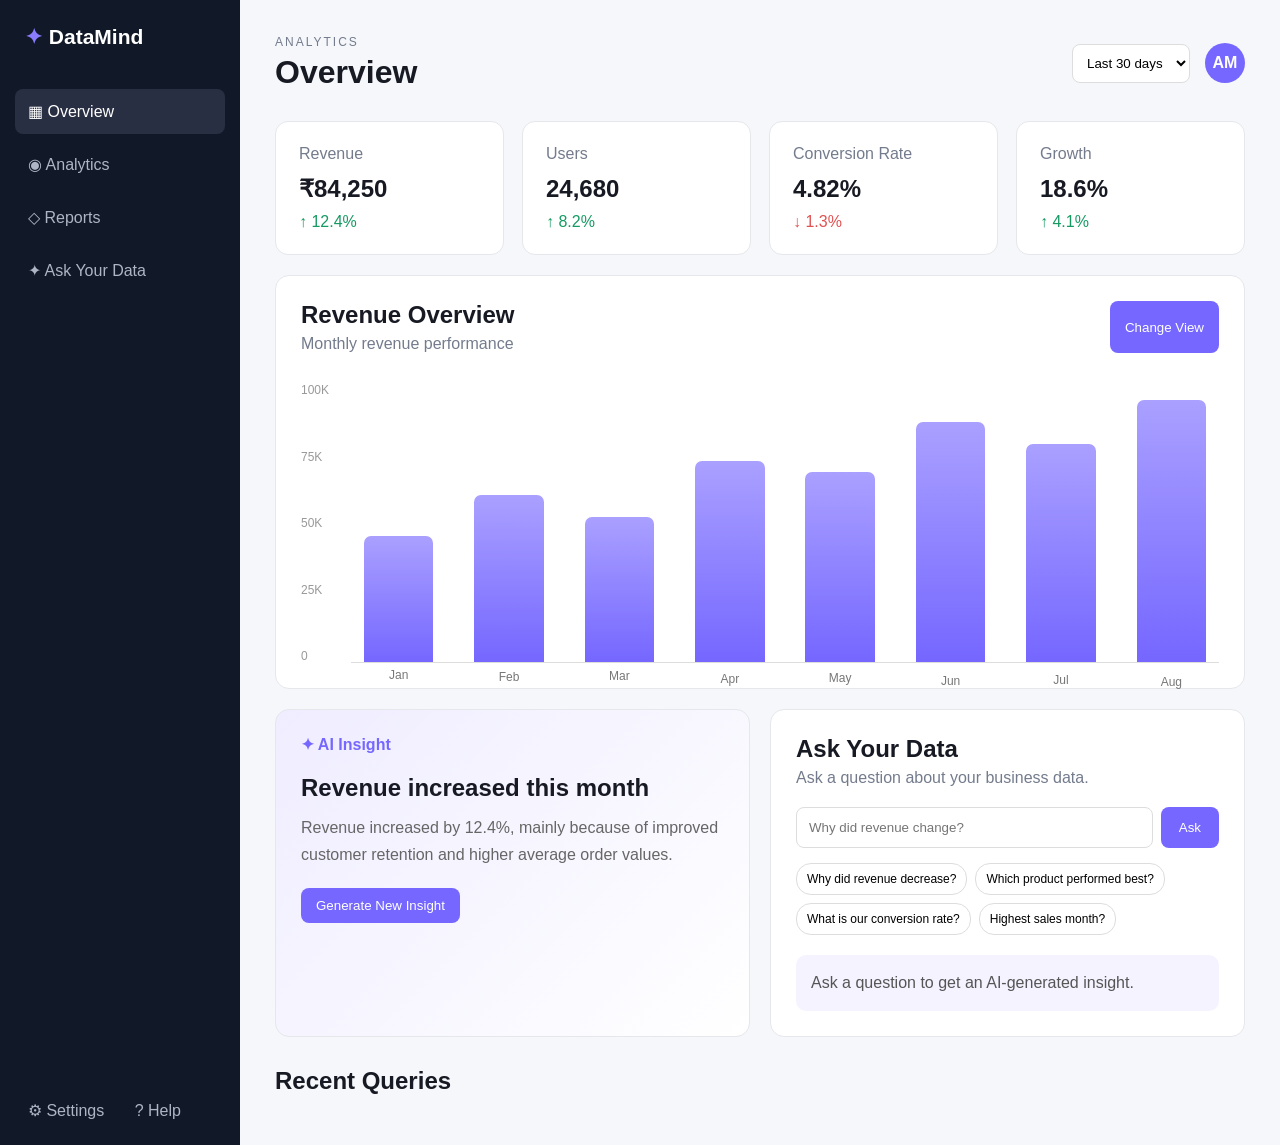
<file: templates/ask-your-data/index.html>
<!DOCTYPE html>
<html lang="en">

<head>

    <meta charset="UTF-8">
    <meta name="viewport" content="width=device-width, initial-scale=1.0">

    <title>Ask Your Data</title>

    <link rel="stylesheet" href="style.css">

</head>

<body>

<div class="dashboard">

    <!-- Sidebar -->
    <aside class="sidebar">

        <div class="brand">
            <span>✦</span>
            DataMind
        </div>

        <nav>

            <a class="active" href="#">
                ▦ Overview
            </a>

            <a href="#">
                ◉ Analytics
            </a>

            <a href="#">
                ◇ Reports
            </a>

            <a href="#">
                ✦ Ask Your Data
            </a>

        </nav>

        <div class="sidebar-bottom">

            <a href="#">⚙ Settings</a>
            <a href="#">? Help</a>

        </div>

    </aside>


    <!-- Main Content -->
    <main class="content">

        <header class="header">

            <div>
                <p class="small-title">ANALYTICS</p>
                <h1>Overview</h1>
            </div>

            <div class="header-actions">

                <select id="dateFilter" onchange="updateDashboard()">
                    <option value="30">Last 30 days</option>
                    <option value="7">Last 7 days</option>
                    <option value="90">Last 90 days</option>
                </select>

                <div class="profile">
                    AM
                </div>

            </div>

        </header>


        <!-- KPI Cards -->
        <section class="kpi-grid">

            <div class="kpi-card">

                <p>Revenue</p>

                <h2 id="revenue">₹84,250</h2>

                <span class="positive">
                    ↑ 12.4%
                </span>

            </div>

            <div class="kpi-card">

                <p>Users</p>

                <h2 id="users">24,680</h2>

                <span class="positive">
                    ↑ 8.2%
                </span>

            </div>

            <div class="kpi-card">

                <p>Conversion Rate</p>

                <h2 id="conversion">4.82%</h2>

                <span class="negative">
                    ↓ 1.3%
                </span>

            </div>

            <div class="kpi-card">

                <p>Growth</p>

                <h2>18.6%</h2>

                <span class="positive">
                    ↑ 4.1%
                </span>

            </div>

        </section>


        <!-- Chart -->
        <section class="chart-card">

            <div class="card-header">

                <div>
                    <h2>Revenue Overview</h2>
                    <p>Monthly revenue performance</p>
                </div>

                <button onclick="changeChart()">
                    Change View
                </button>

            </div>

            <div class="chart">

                <div class="y-axis">
                    <span>100K</span>
                    <span>75K</span>
                    <span>50K</span>
                    <span>25K</span>
                    <span>0</span>
                </div>

                <div class="bars" id="bars">

                    <div class="bar" style="height:45%">
                        <span>Jan</span>
                    </div>

                    <div class="bar" style="height:60%">
                        <span>Feb</span>
                    </div>

                    <div class="bar" style="height:52%">
                        <span>Mar</span>
                    </div>

                    <div class="bar" style="height:72%">
                        <span>Apr</span>
                    </div>

                    <div class="bar" style="height:68%">
                        <span>May</span>
                    </div>

                    <div class="bar" style="height:86%">
                        <span>Jun</span>
                    </div>

                    <div class="bar" style="height:78%">
                        <span>Jul</span>
                    </div>

                    <div class="bar" style="height:94%">
                        <span>Aug</span>
                    </div>

                </div>

            </div>

        </section>


        <!-- AI Section -->
        <section class="bottom-grid">

            <div class="ai-card">

                <div class="ai-title">
                    <span>✦</span>
                    AI Insight
                </div>

                <h2 id="insightTitle">
                    Revenue increased this month
                </h2>

                <p id="insightText">
                    Revenue increased by 12.4%, mainly because of
                    improved customer retention and higher average
                    order values.
                </p>

                <button onclick="generateInsight()">
                    Generate New Insight
                </button>

            </div>


            <div class="questions-card">

                <h2>Ask Your Data</h2>

                <p>
                    Ask a question about your business data.
                </p>

                <div class="question-input">

                    <input
                        id="questionInput"
                        placeholder="Why did revenue change?"
                    >

                    <button onclick="askData()">
                        Ask
                    </button>

                </div>

                <div class="suggested">

                    <button onclick="setQuestion('Why did revenue decrease?')">
                        Why did revenue decrease?
                    </button>

                    <button onclick="setQuestion('Which product performed best?')">
                        Which product performed best?
                    </button>

                    <button onclick="setQuestion('What is our conversion rate?')">
                        What is our conversion rate?
                    </button>

                    <button onclick="setQuestion('Which month had the highest sales?')">
                        Highest sales month?
                    </button>

                </div>

                <div id="answer" class="answer">
                    Ask a question to get an AI-generated insight.
                </div>

            </div>

        </section>


        <!-- Recent Queries -->
        <section class="recent">

            <h2>Recent Queries</h2>

            <div id="recentQueries"></div>

        </section>

    </main>

</div>


<script src="script.js"></script>

</body>
</html>
</file>
<file: style.css>
* {
    margin: 0;
    padding: 0;
    box-sizing: border-box;
}

html {
    scroll-behavior: smooth;
}

body {
    font-family:
        Inter,
        -apple-system,
        BlinkMacSystemFont,
        "Segoe UI",
        sans-serif;

    background: #f7f8fc;
    color: #16161d;
    line-height: 1.6;
}

a {
    text-decoration: none;
    color: inherit;
}

button,
input {
    font-family: inherit;
}


/* ================= NAVBAR ================= */

.navbar {
    width: 100%;
    height: 74px;

    display: flex;
    align-items: center;
    justify-content: space-between;

    padding: 0 6%;

    background: rgba(255, 255, 255, 0.9);

    border-bottom: 1px solid #e9e9ef;

    position: sticky;
    top: 0;

    z-index: 1000;

    backdrop-filter: blur(14px);
}

.logo {
    display: flex;
    align-items: center;
    gap: 10px;

    font-size: 19px;
    font-weight: 800;
}

.logo-icon {
    width: 34px;
    height: 34px;

    display: flex;
    align-items: center;
    justify-content: center;

    background: #111117;
    color: white;

    border-radius: 10px;

    font-size: 18px;
}

.nav-links {
    display: flex;
    gap: 32px;
}

.nav-links a {
    color: #666673;
    font-size: 14px;
    font-weight: 600;

    transition: 0.2s;
}

.nav-links a:hover {
    color: #111117;
}

.github-btn {
    padding: 10px 17px;

    background: #111117;
    color: white;

    border-radius: 9px;

    font-size: 13px;
    font-weight: 700;

    transition: 0.2s;
}

.github-btn:hover {
    transform: translateY(-2px);
}

.mobile-menu-btn {
    display: none;

    background: none;
    border: none;

    font-size: 25px;
    cursor: pointer;
}


/* ================= HERO ================= */

.hero {
    min-height: 600px;

    padding: 90px 8% 80px;

    display: grid;
    grid-template-columns: 1fr 1fr;

    gap: 70px;

    align-items: center;

    background:
        radial-gradient(
            circle at 20% 10%,
            rgba(126, 87, 255, 0.14),
            transparent 35%
        ),
        radial-gradient(
            circle at 90% 50%,
            rgba(52, 211, 153, 0.12),
            transparent 35%
        ),
        #f7f8fc;
}

.hero-content {
    max-width: 650px;
}

.badge {
    display: inline-block;

    padding: 7px 13px;

    background: white;

    border: 1px solid #e7e7ed;

    border-radius: 50px;

    font-size: 12px;
    font-weight: 700;

    color: #686878;

    margin-bottom: 22px;
}

.hero h1 {
    font-size: clamp(45px, 6vw, 76px);

    line-height: 1.03;

    letter-spacing: -4px;

    margin-bottom: 25px;
}

.hero h1 span {
    background: linear-gradient(
        90deg,
        #7657ff,
        #4f8cff,
        #20b486
    );

    background-clip: text;
    -webkit-background-clip: text;

    color: transparent;
    -webkit-text-fill-color: transparent;
}

.hero p {
    max-width: 600px;

    font-size: 17px;

    color: #666673;

    margin-bottom: 32px;
}

.hero-buttons {
    display: flex;
    gap: 12px;
    flex-wrap: wrap;
}

.primary-btn,
.secondary-btn {
    padding: 13px 19px;

    border-radius: 10px;

    font-size: 14px;
    font-weight: 700;

    transition: 0.2s;
}

.primary-btn {
    background: #111117;
    color: white;
}

.primary-btn:hover {
    transform: translateY(-2px);
}

.secondary-btn {
    background: white;
    border: 1px solid #dddde5;
}

.secondary-btn:hover {
    background: #f0f0f5;
}


/* ================= AI PREVIEW ================= */

.hero-visual {
    display: flex;
    justify-content: center;
}

.ai-window {
    width: min(500px, 100%);

    background: white;

    border: 1px solid #e2e2e9;

    border-radius: 18px;

    box-shadow:
        0 30px 80px rgba(35, 35, 60, 0.12);

    overflow: hidden;

    transform: rotate(1deg);
}

.window-header {
    height: 52px;

    padding: 0 17px;

    display: flex;
    align-items: center;

    justify-content: space-between;

    border-bottom: 1px solid #eeeeF2;

    font-size: 12px;
    font-weight: 700;
}

.window-dots {
    display: flex;
    gap: 5px;
}

.window-dots span {
    width: 8px;
    height: 8px;

    border-radius: 50%;

    background: #d6d6df;
}

.online {
    color: #22a875;

    font-size: 10px;
}

.chat-preview {
    padding: 30px;
    min-height: 350px;

    background:
        linear-gradient(
            135deg,
            #fafaff,
            #f5f7ff
        );
}

.message {
    max-width: 75%;

    padding: 12px 15px;

    margin-bottom: 18px;

    border-radius: 13px;

    font-size: 12px;
}

.user-message {
    margin-left: auto;

    background: #111117;
    color: white;

    border-bottom-right-radius: 3px;
}

.ai-message {
    display: flex;
    gap: 10px;

    background: white;

    border: 1px solid #e7e7ef;

    border-bottom-left-radius: 3px;
}

.ai-avatar {
    min-width: 28px;
    height: 28px;

    display: flex;
    align-items: center;
    justify-content: center;

    border-radius: 8px;

    background: #111117;
    color: white;
}

.ai-message p {
    margin-top: 4px;

    color: #747481;

    font-size: 11px;
}

.fake-input {
    margin-top: 70px;

    padding: 12px 13px;

    background: white;

    border: 1px solid #dedee8;

    border-radius: 10px;

    color: #a0a0aa;

    font-size: 11px;

    display: flex;
    align-items: center;
    justify-content: space-between;
}

.fake-input button {
    width: 28px;
    height: 28px;

    border: none;

    border-radius: 7px;

    background: #111117;
    color: white;
}


/* ================= STATS ================= */

.stats {
    padding: 30px 8%;

    background: white;

    border-top: 1px solid #e8e8ee;
    border-bottom: 1px solid #e8e8ee;

    display: grid;
    grid-template-columns: repeat(4, 1fr);

    text-align: center;
}

.stat {
    display: flex;
    flex-direction: column;
    gap: 2px;

    border-right: 1px solid #e8e8ee;
}

.stat:last-child {
    border-right: none;
}

.stat strong {
    font-size: 25px;
}

.stat span {
    color: #888894;
    font-size: 12px;
}


/* ================= TEMPLATE SECTION ================= */

.templates-section {
    padding: 100px 7%;
}

.section-heading {
    display: flex;
    align-items: end;
    justify-content: space-between;

    gap: 30px;

    margin-bottom: 30px;
}

.small-label {
    color: #7657ff;

    font-size: 11px;
    font-weight: 800;

    letter-spacing: 1.5px;

    margin-bottom: 8px;
}

.section-heading h2 {
    font-size: 40px;

    letter-spacing: -1.8px;

    margin-bottom: 7px;
}

.section-heading p {
    color: #777783;
    font-size: 14px;
}

.search-box {
    width: 260px;

    display: flex;
    align-items: center;

    gap: 9px;

    padding: 11px 14px;

    background: white;

    border: 1px solid #dfdfe7;

    border-radius: 9px;
}

.search-box span {
    color: #858591;
    font-size: 20px;
}

.search-box input {
    width: 100%;

    border: none;
    outline: none;

    font-size: 13px;

    background: transparent;
}


/* ================= CATEGORIES ================= */

.categories {
    display: flex;

    gap: 8px;

    flex-wrap: wrap;

    margin-bottom: 28px;
}

.category-btn {
    padding: 9px 15px;

    border: 1px solid #dedee6;

    border-radius: 50px;

    background: white;

    color: #686873;

    font-size: 12px;
    font-weight: 700;

    cursor: pointer;

    transition: 0.2s;
}

.category-btn:hover,
.category-btn.active {
    background: #111117;
    color: white;
    border-color: #111117;
}


/* ================= TEMPLATE GRID ================= */

.template-grid {
    display: grid;

    grid-template-columns:
        repeat(3, minmax(0, 1fr));

    gap: 22px;
}

.template-card {
    background: white;

    border: 1px solid #e3e3e9;

    border-radius: 15px;

    overflow: hidden;

    transition:
        transform 0.25s,
        box-shadow 0.25s;

    box-shadow:
        0 4px 15px rgba(30, 30, 50, 0.03);
}

.template-card:hover {
    transform: translateY(-6px);

    box-shadow:
        0 18px 40px rgba(30, 30, 50, 0.09);
}


/* ================= CARD PREVIEW ================= */

.card-preview {
    height: 235px;

    position: relative;

    padding: 18px;

    overflow: hidden;

    background:
        linear-gradient(
            135deg,
            #f4f2ff,
            #eef5ff
        );
}

.card-badge {
    position: absolute;

    top: 14px;
    right: 14px;

    padding: 5px 8px;

    background: #111117;
    color: white;

    border-radius: 6px;

    font-size: 9px;
    font-weight: 800;
}


/* CHAT PREVIEW */

.preview-chat {
    display: flex;
    gap: 8px;
}

.mini-sidebar {
    width: 55px;

    background: #18181e;

    border-radius: 8px;

    padding: 10px 7px;
}

.mini-sidebar > div {
    height: 6px;

    background: #4b4b56;

    border-radius: 4px;

    margin-bottom: 9px;
}

.mini-sidebar .mini-logo {
    height: 23px;

    display: flex;
    align-items: center;
    justify-content: center;

    background: #7657ff;
    color: white;

    font-size: 10px;
}

.mini-chat {
    flex: 1;

    background: white;

    border-radius: 8px;

    padding: 12px;

    box-shadow: 0 4px 12px rgba(0,0,0,.05);
}

.mini-top {
    font-size: 9px;
    font-weight: 800;

    border-bottom: 1px solid #eee;

    padding-bottom: 8px;

    display: flex;
    justify-content: space-between;
}

.mini-top span {
    color: #24b47e;
}

.mini-bubble {
    padding: 8px;

    font-size: 7px;

    margin-top: 14px;

    border-radius: 7px;
}

.mini-bubble.user {
    background: #111117;
    color: white;

    margin-left: 30px;
}

.mini-bubble.ai {
    background: #f0eff7;
}

.mini-chat-input {
    margin-top: 20px;

    padding: 7px;

    border: 1px solid #e4e4ea;

    border-radius: 6px;

    color: #aaa;

    font-size: 7px;
}


/* GENERATOR */

.preview-generator {
    display: flex;
    align-items: center;
    justify-content: center;
}

.generator-panel {
    width: 82%;

    background: white;

    padding: 18px;

    border-radius: 10px;

    box-shadow: 0 8px 30px rgba(0,0,0,.07);
}

.mini-heading {
    font-size: 12px;
    font-weight: 800;

    margin-bottom: 12px;
}

.mini-field {
    padding: 12px;

    background: #f6f6fa;

    border-radius: 7px;

    color: #999;

    font-size: 8px;
}

.mini-options {
    display: flex;
    gap: 5px;

    margin: 10px 0;
}

.mini-options span {
    padding: 4px 6px;

    background: #f1f0ff;

    border-radius: 4px;

    font-size: 6px;
}

.mini-generate {
    padding: 8px;

    text-align: center;

    background: #111117;
    color: white;

    border-radius: 6px;

    font-size: 8px;
}


/* SUMMARY */

.preview-summary {
    display: flex;
    align-items: center;
    justify-content: center;
}

.document-panel {
    width: 82%;

    display: grid;
    grid-template-columns: 1fr 1fr;

    gap: 10px;
}

.document-lines,
.summary-panel {
    background: white;

    border-radius: 8px;

    padding: 15px;
}

.document-lines i {
    display: block;

    height: 5px;

    background: #dedee6;

    margin-bottom: 9px;

    border-radius: 5px;
}

.summary-title {
    font-size: 9px;
    font-weight: 800;

    margin-bottom: 10px;
}

.summary-panel div:not(.summary-title) {
    height: 6px;

    background: #dfe7ff;

    margin-bottom: 8px;

    border-radius: 5px;
}


/* SEARCH */

.preview-search {
    display: flex;
    justify-content: center;
    align-items: center;
}

.search-preview {
    width: 85%;

    background: white;

    padding: 18px;

    border-radius: 9px;

    box-shadow: 0 7px 25px rgba(0,0,0,.05);
}

.search-title {
    font-size: 16px;
    font-weight: 800;

    margin-bottom: 10px;
}

.search-input {
    padding: 9px;

    border: 1px solid #dedee8;

    border-radius: 7px;

    color: #777;

    font-size: 8px;

    display: flex;
    justify-content: space-between;
}

.result-line {
    margin-top: 12px;
}

.result-line b {
    display: block;

    font-size: 8px;
}

.result-line small {
    font-size: 6px;

    color: #999;
}


/* ANALYTICS */

.preview-analytics {
    display: flex;
    justify-content: center;
    align-items: center;
}

.analytics-preview {
    width: 88%;

    background: white;

    padding: 14px;

    border-radius: 9px;
}

.mini-kpis {
    display: grid;
    grid-template-columns: 1fr 1fr;

    gap: 7px;
}

.mini-kpis span {
    background: #f7f7fb;

    padding: 7px;

    font-size: 6px;

    color: #777;
}

.mini-kpis b {
    display: block;

    color: #111;

    font-size: 11px;
}

.fake-chart {
    height: 65px;

    margin-top: 10px;

    display: flex;

    align-items: end;

    gap: 4px;
}

.fake-chart i {
    flex: 1;

    background: #7657ff;

    border-radius: 3px 3px 0 0;
}

.fake-chart i:nth-child(1) {
    height: 35%;
}

.fake-chart i:nth-child(2) {
    height: 50%;
}

.fake-chart i:nth-child(3) {
    height: 42%;
}

.fake-chart i:nth-child(4) {
    height: 68%;
}

.fake-chart i:nth-child(5) {
    height: 55%;
}

.fake-chart i:nth-child(6) {
    height: 80%;
}

.fake-chart i:nth-child(7) {
    height: 95%;
}

.insight {
    margin-top: 10px;

    padding: 7px;

    background: #f0fff8;

    color: #159b6c;

    font-size: 7px;

    border-radius: 5px;
}


/* AGENTS */

.preview-agent {
    display: flex;
    align-items: center;
    justify-content: center;
}

.agent-preview {
    width: 85%;

    background: white;

    border-radius: 9px;

    padding: 9px;
}

.agent-row {
    display: grid;

    grid-template-columns: 25px 1fr 10px;

    align-items: center;

    gap: 8px;

    padding: 8px;

    border-bottom: 1px solid #eee;

    font-size: 7px;
    font-weight: 700;
}

.agent-row:last-child {
    border-bottom: none;
}

.agent-icon {
    width: 23px;
    height: 23px;

    display: flex;
    align-items: center;
    justify-content: center;

    background: #eeeaff;

    color: #7657ff;

    border-radius: 6px;
}

.agent-row small {
    display: block;

    color: #999;

    font-weight: 400;
}

.agent-row > b {
    color: #22ad77;
}


/* ================= CARD CONTENT ================= */

.card-content {
    padding: 20px;
}

.card-category {
    color: #7657ff;

    font-size: 9px;
    font-weight: 800;

    letter-spacing: 1px;

    margin-bottom: 5px;
}

.card-content h3 {
    font-size: 19px;

    margin-bottom: 7px;

    letter-spacing: -0.5px;
}

.card-content p {
    color: #777783;

    font-size: 12px;

    min-height: 55px;
}

.card-footer {
    margin-top: 18px;

    padding-top: 14px;

    border-top: 1px solid #eeeeF2;

    display: flex;

    justify-content: space-between;

    align-items: center;
}

.card-footer span {
    color: #9999a4;

    font-size: 9px;
}

.card-footer a {
    color: #111117;

    font-size: 11px;
    font-weight: 800;
}

.card-footer a:hover {
    color: #7657ff;
}


/* ================= NO RESULTS ================= */

.no-results {
    display: none;

    padding: 50px;

    text-align: center;

    color: #888;

    font-size: 14px;
}


/* ================= ABOUT ================= */

.about {
    margin: 20px 7% 100px;

    padding: 50px;

    display: grid;
    grid-template-columns: 70px 1fr;

    gap: 30px;

    align-items: start;

    background: #111117;

    color: white;

    border-radius: 20px;
}

.about-icon {
    width: 55px;
    height: 55px;

    display: flex;
    align-items: center;
    justify-content: center;

    border-radius: 15px;

    background: #7657ff;

    font-size: 25px;
}

.about .small-label {
    color: #aaa2ff;
}

.about h2 {
    max-width: 700px;

    font-size: 32px;

    line-height: 1.2;

    margin-bottom: 15px;
}

.about p {
    max-width: 750px;

    color: #a6a6b1;

    font-size: 14px;
}


/* ================= FOOTER ================= */

footer {
    padding: 40px 7%;

    background: #fff;

    border-top: 1px solid #e6e6ec;

    display: flex;
    align-items: center;
    justify-content: space-between;

    gap: 20px;

    color: #888894;

    font-size: 11px;
}

.footer-logo {
    color: #111117;

    font-weight: 800;

    font-size: 15px;
}

footer span {
    color: #aaa;
}


/* ================= RESPONSIVE ================= */

@media (max-width: 1000px) {

    .hero {
        grid-template-columns: 1fr;

        text-align: center;
    }

    .hero-content {
        margin: auto;
    }

    .hero-buttons {
        justify-content: center;
    }

    .hero-visual {
        margin-top: 10px;
    }

    .template-grid {
        grid-template-columns: repeat(2, 1fr);
    }

}


@media (max-width: 700px) {

    .navbar {
        padding: 0 5%;
    }

    .nav-links,
    .github-btn {
        display: none;
    }

    .mobile-menu-btn {
        display: block;
    }

    .hero {
        padding: 65px 6%;

        min-height: auto;
    }

    .hero h1 {
        font-size: 48px;

        letter-spacing: -2.5px;
    }

    .hero p {
        font-size: 15px;
    }

    .stats {
        grid-template-columns: repeat(2, 1fr);

        gap: 20px;
    }

    .stat {
        border-right: none;
    }

    .templates-section {
        padding: 70px 5%;
    }

    .section-heading {
        flex-direction: column;

        align-items: stretch;
    }

    .section-heading h2 {
        font-size: 32px;
    }

    .search-box {
        width: 100%;
    }

    .template-grid {
        grid-template-columns: 1fr;
    }

    .about {
        margin: 10px 5% 70px;

        padding: 30px;

        grid-template-columns: 1fr;
    }

    .about h2 {
        font-size: 26px;
    }

    footer {
        flex-direction: column;

        text-align: center;
    }

}


@media (max-width: 400px) {

    .hero h1 {
        font-size: 39px;
    }

    .stats {
        grid-template-columns: 1fr;
    }

}

@media (max-width: 700px) {

    .nav-links.mobile-visible {
        display: flex;

        position: absolute;

        top: 74px;
        left: 0;
        right: 0;

        flex-direction: column;

        padding: 20px;

        background: white;

        border-bottom: 1px solid #e5e5eb;

        box-shadow: 0 10px 30px rgba(0,0,0,0.08);
    }

}
</file>
<file: templates/ai-agent-dashboard/style.css>
* {
    margin: 0;
    padding: 0;
    box-sizing: border-box;
}

body {
    font-family: Arial, sans-serif;
    background: #f6f7fb;
    color: #171923;
}

.app {
    display: flex;
    min-height: 100vh;
}

.sidebar {
    width: 245px;
    background: #11131a;
    color: white;
    padding: 25px 16px;
    display: flex;
    flex-direction: column;
}

.logo {
    font-size: 21px;
    font-weight: bold;
    margin-bottom: 40px;
    padding-left: 10px;
}

.logo span {
    color: #8879ff;
}

.sidebar nav {
    display: flex;
    flex-direction: column;
    gap: 7px;
}

.sidebar nav a {
    text-decoration: none;
    color: #9da3b0;
    padding: 13px;
    border-radius: 8px;
}

.sidebar nav a:hover,
.sidebar nav a.active {
    background: #282c3b;
    color: white;
}

.workspace {
    margin-top: auto;
    background: #1c1f29;
    padding: 17px;
    border-radius: 10px;
}

.workspace p {
    color: #777e8d;
    font-size: 10px;
    margin-bottom: 8px;
}

.workspace strong {
    display: block;
    font-size: 14px;
    margin-bottom: 5px;
}

.workspace span {
    color: #777e8d;
    font-size: 12px;
}

.main {
    flex: 1;
    padding: 35px;
    overflow-x: hidden;
}

.topbar {
    display: flex;
    justify-content: space-between;
    align-items: center;
    margin-bottom: 30px;
}

.label {
    color: #777e8d;
    font-size: 11px;
    letter-spacing: 2px;
    margin-bottom: 7px;
}

.topbar h1 {
    font-size: 27px;
}

.top-actions {
    display: flex;
    align-items: center;
    gap: 12px;
}

.notification {
    border: 1px solid #ddd;
    background: white;
    padding: 10px;
    border-radius: 8px;
    cursor: pointer;
}

.avatar {
    width: 40px;
    height: 40px;
    border-radius: 50%;
    background: #796cff;
    color: white;
    display: flex;
    align-items: center;
    justify-content: center;
    font-weight: bold;
}

.stats {
    display: grid;
    grid-template-columns: repeat(4, 1fr);
    gap: 18px;
}

.stat-card {
    background: white;
    border: 1px solid #e4e6eb;
    border-radius: 12px;
    padding: 22px;
}

.stat-card span {
    display: block;
    color: #737b8c;
    margin-bottom: 12px;
}

.stat-card strong {
    display: block;
    font-size: 30px;
    margin-bottom: 8px;
}

.stat-card small {
    color: #777;
}

.green {
    color: #159a62 !important;
}

.dashboard-grid {
    display: grid;
    grid-template-columns: 1.5fr 1fr;
    gap: 20px;
    margin-top: 20px;
}

.agents-panel,
.activity-panel,
.tasks-panel {
    background: white;
    border: 1px solid #e4e6eb;
    border-radius: 13px;
    padding: 24px;
}

.panel-header {
    display: flex;
    justify-content: space-between;
    align-items: center;
    margin-bottom: 20px;
}

.panel-header h2 {
    font-size: 18px;
}

.panel-header p {
    color: #777e8d;
    font-size: 13px;
    margin-top: 5px;
}

.panel-header button {
    background: #7567ff;
    color: white;
    border: none;
    padding: 10px 14px;
    border-radius: 8px;
    cursor: pointer;
}

.agent-list {
    display: flex;
    flex-direction: column;
    gap: 12px;
}

.agent-card {
    display: flex;
    align-items: center;
    gap: 14px;
    padding: 15px;
    border: 1px solid #e5e7eb;
    border-radius: 10px;
}

.agent-icon {
    width: 43px;
    height: 43px;
    flex-shrink: 0;
    border-radius: 10px;
    display: flex;
    align-items: center;
    justify-content: center;
    font-size: 20px;
}

.purple {
    background: #eeebff;
    color: #705eff;
}

.blue {
    background: #e7f1ff;
    color: #4285e8;
}

.orange {
    background: #fff0df;
    color: #e98b32;
}

.green {
    background: #e5f8ee;
    color: #159a62;
}

.agent-info {
    flex: 1;
}

.agent-info h3 {
    font-size: 14px;
    margin-bottom: 4px;
}

.agent-info p {
    color: #777;
    font-size: 12px;
    margin-bottom: 7px;
}

.agent-card button {
    border: 1px solid #ddd;
    background: white;
    padding: 8px 13px;
    border-radius: 7px;
    cursor: pointer;
}

.status {
    font-size: 11px;
}

.status.online {
    color: #159a62;
}

.status.idle {
    color: #d58b32;
}

.live {
    color: #159a62;
    font-size: 11px;
    font-weight: bold;
}

.activity-list {
    display: flex;
    flex-direction: column;
    gap: 18px;
}

.activity {
    display: flex;
    gap: 12px;
}

.activity-icon {
    width: 30px;
    height: 30px;
    border-radius: 50%;
    background: #eeebff;
    color: #7567ff;
    display: flex;
    justify-content: center;
    align-items: center;
}

.activity strong {
    font-size: 13px;
}

.activity p {
    color: #666;
    font-size: 12px;
    margin-top: 3px;
}

.activity small {
    color: #999;
    font-size: 10px;
}

.tasks-panel {
    margin-top: 20px;
}

.task-table {
    width: 100%;
}

.task-row {
    display: grid;
    grid-template-columns: 1.5fr 1fr 1fr 1.5fr;
    gap: 15px;
    align-items: center;
    padding: 15px 8px;
    border-top: 1px solid #eee;
    font-size: 13px;
}

.task-row.heading {
    border-top: none;
    color: #888;
    font-size: 11px;
    text-transform: uppercase;
}

.running {
    color: #7567ff;
}

.completed {
    color: #159a62;
}

.progress {
    height: 7px;
    background: #eee;
    border-radius: 10px;
    overflow: hidden;
}

.progress div {
    height: 100%;
    background: #7567ff;
    border-radius: 10px;
}

@media (max-width: 1000px) {

    .sidebar {
        width: 75px;
    }

    .logo {
        font-size: 0;
    }

    .logo span {
        font-size: 20px;
    }

    .sidebar nav a {
        font-size: 0;
        text-align: center;
    }

    .workspace {
        display: none;
    }

    .stats {
        grid-template-columns: repeat(2, 1fr);
    }

    .dashboard-grid {
        grid-template-columns: 1fr;
    }
}

@media (max-width: 650px) {

    .main {
        padding: 20px;
    }

    .stats {
        grid-template-columns: 1fr;
    }

    .topbar h1 {
        font-size: 21px;
    }

    .task-row {
        grid-template-columns: 1fr;
        gap: 7px;
    }

    .task-row.heading {
        display: none;
    }

    .agent-card {
        align-items: flex-start;
    }

    .agent-card button {
        margin-left: auto;
    }
}
</file>
<file: templates/ai-chat/style.css>
/* ==============================
   AI CHAT - GLOBAL STYLES
   ============================== */

:root {
    --background: #f5f7fb;
    --surface: #ffffff;
    --surface-secondary: #f1f3f8;
    --text: #182033;
    --muted: #70788b;
    --border: #e4e7ee;
    --primary: #635bff;
    --primary-dark: #5148e5;
    --user-message: #635bff;
    --ai-message: #ffffff;
    --shadow: 0 10px 35px rgba(30, 40, 70, 0.08);
}

* {
    box-sizing: border-box;
    margin: 0;
    padding: 0;
}

body {
    min-height: 100vh;
    font-family:
        Inter,
        "Segoe UI",
        Arial,
        sans-serif;
    background: var(--background);
    color: var(--text);
}

button,
textarea {
    font: inherit;
}

button {
    border: none;
    cursor: pointer;
}

.chat-app {
    display: flex;
    min-height: 100vh;
}

/* ==============================
   SIDEBAR
   ============================== */

.sidebar {
    width: 270px;
    display: flex;
    flex-direction: column;
    padding: 22px;
    background: var(--surface);
    border-right: 1px solid var(--border);
    transition: transform 0.3s ease;
}

.sidebar-header {
    display: flex;
    align-items: center;
    justify-content: space-between;
    margin-bottom: 28px;
}

.brand {
    display: flex;
    align-items: center;
    gap: 12px;
}

.brand-logo {
    width: 40px;
    height: 40px;
    display: grid;
    place-items: center;
    border-radius: 13px;
    background: var(--primary);
    color: white;
    font-size: 22px;
    box-shadow: var(--shadow);
}

.brand h1 {
    font-size: 17px;
}

.brand span {
    display: block;
    margin-top: 2px;
    color: var(--muted);
    font-size: 12px;
}

.close-sidebar {
    display: none;
    background: transparent;
    color: var(--muted);
    font-size: 25px;
}

.new-chat-button {
    width: 100%;
    display: flex;
    align-items: center;
    justify-content: center;
    gap: 8px;
    padding: 13px;
    border-radius: 12px;
    background: var(--primary);
    color: white;
    font-weight: 600;
    transition: 0.2s;
}

.new-chat-button:hover {
    background: var(--primary-dark);
    transform: translateY(-1px);
}

.history-section {
    margin-top: 30px;
}

.history-title {
    margin-bottom: 10px;
    color: var(--muted);
    font-size: 12px;
    font-weight: 700;
    text-transform: uppercase;
    letter-spacing: 0.08em;
}

.chat-history {
    display: flex;
    flex-direction: column;
    gap: 5px;
}

.history-item {
    display: flex;
    gap: 9px;
    align-items: center;
    padding: 11px;
    border-radius: 10px;
    background: transparent;
    color: var(--text);
    text-align: left;
    font-size: 13px;
}

.history-item:hover {
    background: var(--surface-secondary);
}

.sidebar-bottom {
    margin-top: auto;
    display: flex;
    flex-direction: column;
    gap: 7px;
}

.sidebar-action {
    padding: 11px;
    border-radius: 10px;
    background: transparent;
    color: var(--muted);
    text-align: left;
}

.sidebar-action:hover {
    background: var(--surface-secondary);
    color: var(--text);
}

/* ==============================
   MAIN CHAT
   ============================== */

.chat-main {
    position: relative;
    flex: 1;
    min-width: 0;
    display: flex;
    flex-direction: column;
}

.chat-header {
    height: 72px;
    display: flex;
    align-items: center;
    justify-content: space-between;
    padding: 0 28px;
    background: rgba(255, 255, 255, 0.85);
    border-bottom: 1px solid var(--border);
    backdrop-filter: blur(12px);
}

.menu-button {
    display: none;
    background: transparent;
    font-size: 22px;
    color: var(--text);
}

.mobile-brand {
    display: none;
}

.header-button {
    padding: 10px 15px;
    border-radius: 10px;
    background: var(--surface-secondary);
    color: var(--text);
    font-size: 13px;
    font-weight: 600;
}

.header-button:hover {
    background: var(--border);
}

.messages-area {
    flex: 1;
    overflow-y: auto;
    padding: 40px max(20px, 8vw);
}

/* ==============================
   EMPTY STATE
   ============================== */

.empty-state {
    max-width: 700px;
    margin: 7vh auto;
    text-align: center;
}

.empty-icon {
    width: 65px;
    height: 65px;
    display: grid;
    place-items: center;
    margin: auto;
    border-radius: 20px;
    background: var(--primary);
    color: white;
    font-size: 31px;
    box-shadow: var(--shadow);
}

.empty-state h2 {
    margin-top: 22px;
    font-size: 30px;
}

.empty-state p {
    max-width: 500px;
    margin: 10px auto 25px;
    color: var(--muted);
    line-height: 1.6;
}

.suggestion-grid {
    display: grid;
    grid-template-columns: repeat(2, 1fr);
    gap: 10px;
}

.suggestion {
    padding: 15px;
    border: 1px solid var(--border);
    border-radius: 13px;
    background: var(--surface);
    color: var(--text);
    text-align: left;
    transition: 0.2s;
}

.suggestion:hover {
    border-color: var(--primary);
    transform: translateY(-2px);
}

/* ==============================
   MESSAGE
   ============================== */

.message {
    display: flex;
    gap: 12px;
    max-width: 850px;
    margin: 0 auto 24px;
}

.message.user {
    flex-direction: row-reverse;
}

.avatar {
    flex: 0 0 36px;
    width: 36px;
    height: 36px;
    display: grid;
    place-items: center;
    border-radius: 11px;
    background: var(--primary);
    color: white;
    font-size: 16px;
}

.message.user .avatar {
    background: #202637;
}

.message-content {
    max-width: min(75%, 650px);
}

.message-bubble {
    padding: 13px 16px;
    border-radius: 16px;
    background: var(--ai-message);
    border: 1px solid var(--border);
    line-height: 1.6;
    box-shadow: 0 3px 15px rgba(20, 30, 60, 0.04);
}

.message.user .message-bubble {
    background: var(--user-message);
    border-color: transparent;
    color: white;
    border-bottom-right-radius: 4px;
}

.message.ai .message-bubble {
    border-bottom-left-radius: 4px;
}

.message-time {
    margin-top: 5px;
    color: var(--muted);
    font-size: 11px;
}

.message.user .message-time {
    text-align: right;
}

/* ==============================
   TYPING
   ============================== */

.typing-indicator {
    max-width: 850px;
    width: calc(100% - 40px);
    margin: 0 auto 15px;
    display: flex;
    align-items: center;
    gap: 10px;
}

.typing-indicator.hidden {
    display: none;
}

.typing-avatar {
    width: 36px;
    height: 36px;
    display: grid;
    place-items: center;
    border-radius: 11px;
    background: var(--primary);
    color: white;
}

.typing-bubble {
    display: flex;
    gap: 4px;
    padding: 13px 16px;
    border: 1px solid var(--border);
    border-radius: 15px;
    background: var(--surface);
}

.typing-bubble span {
    width: 6px;
    height: 6px;
    border-radius: 50%;
    background: var(--muted);
    animation: typing 1s infinite ease-in-out;
}

.typing-bubble span:nth-child(2) {
    animation-delay: 0.15s;
}

.typing-bubble span:nth-child(3) {
    animation-delay: 0.3s;
}

@keyframes typing {
    0%,
    60%,
    100% {
        transform: translateY(0);
        opacity: 0.4;
    }

    30% {
        transform: translateY(-5px);
        opacity: 1;
    }
}

/* ==============================
   COMPOSER
   ============================== */

.composer-wrapper {
    padding: 15px max(20px, 8vw) 18px;
    background: var(--background);
}

.message-form {
    max-width: 850px;
    display: flex;
    align-items: flex-end;
    gap: 10px;
    margin: auto;
    padding: 8px 8px 8px 16px;
    border: 1px solid var(--border);
    border-radius: 17px;
    background: var(--surface);
    box-shadow: var(--shadow);
}

.message-form textarea {
    flex: 1;
    max-height: 130px;
    resize: none;
    border: none;
    outline: none;
    background: transparent;
    color: var(--text);
    line-height: 1.5;
}

.send-button {
    width: 40px;
    height: 40px;
    flex-shrink: 0;
    border-radius: 12px;
    background: var(--primary);
    color: white;
    transition: 0.2s;
}

.send-button:hover {
    background: var(--primary-dark);
    transform: scale(1.04);
}

.composer-note {
    margin-top: 8px;
    color: var(--muted);
    font-size: 10px;
    text-align: center;
}

/* ==============================
   DARK MODE
   ============================== */

body.dark {
    --background: #11131a;
    --surface: #191c25;
    --surface-secondary: #232734;
    --text: #f3f5f8;
    --muted: #9299aa;
    --border: #2d3240;
    --ai-message: #191c25;
}

body.dark .chat-header {
    background: rgba(25, 28, 37, 0.9);
}

/* ==============================
   RESPONSIVE
   ============================== */

@media (max-width: 800px) {

    .sidebar {
        position: fixed;
        z-index: 20;
        top: 0;
        bottom: 0;
        left: 0;
        transform: translateX(-100%);
        box-shadow: var(--shadow);
    }

    .sidebar.open {
        transform: translateX(0);
    }

    .close-sidebar {
        display: block;
    }

    .menu-button {
        display: block;
    }

    .mobile-brand {
        display: flex;
        align-items: center;
        gap: 9px;
    }

    .mobile-brand .brand-logo {
        width: 34px;
        height: 34px;
    }

    .mobile-brand span {
        display: block;
        color: var(--muted);
        font-size: 10px;
    }

    .header-actions {
        display: none;
    }

    .suggestion-grid {
        grid-template-columns: 1fr;
    }

    .message-content {
        max-width: 80%;
    }
}

@media (max-width: 500px) {

    .chat-header {
        padding: 0 15px;
    }

    .messages-area {
        padding: 25px 14px;
    }

    .empty-state h2 {
        font-size: 25px;
    }

    .message-content {
        max-width: 78%;
    }

    .composer-wrapper {
        padding: 10px 12px 14px;
    }

}
</file>
<file: templates/ai-content-generator/style.css>
/* ==============================
   AI CONTENT GENERATOR
   ============================== */

:root {
    --background: #f5f6fa;
    --surface: #ffffff;
    --surface-soft: #f7f8fc;
    --text: #1b2130;
    --muted: #747d90;
    --border: #e2e5ed;
    --primary: #635bff;
    --primary-dark: #5148e5;
    --success: #1d9b65;
    --shadow: 0 12px 40px rgba(28, 37, 65, 0.08);
}

* {
    box-sizing: border-box;
    margin: 0;
    padding: 0;
}

body {
    min-height: 100vh;
    font-family:
        Inter,
        "Segoe UI",
        Arial,
        sans-serif;
    background: var(--background);
    color: var(--text);
}

button,
textarea,
select {
    font: inherit;
}

button {
    cursor: pointer;
}

.generator-app {
    min-height: 100vh;
}

/* ==============================
   HEADER
   ============================== */

.top-header {
    height: 74px;
    display: flex;
    align-items: center;
    justify-content: space-between;
    padding: 0 5%;
    background: var(--surface);
    border-bottom: 1px solid var(--border);
}

.brand {
    display: flex;
    align-items: center;
    gap: 12px;
}

.brand-logo {
    width: 40px;
    height: 40px;
    display: grid;
    place-items: center;
    border-radius: 13px;
    background: var(--primary);
    color: white;
    font-size: 21px;
}

.brand h1 {
    font-size: 17px;
}

.brand span {
    display: block;
    margin-top: 2px;
    color: var(--muted);
    font-size: 11px;
}

.status {
    display: flex;
    align-items: center;
    gap: 7px;
    color: var(--muted);
    font-size: 12px;
}

.status-dot {
    width: 8px;
    height: 8px;
    border-radius: 50%;
    background: var(--success);
}

/* ==============================
   MAIN
   ============================== */

.generator-main {
    width: min(1250px, 90%);
    margin: auto;
    padding: 55px 0;
}

.page-heading {
    max-width: 700px;
    margin-bottom: 30px;
}

.eyebrow {
    margin-bottom: 9px;
    color: var(--primary);
    font-size: 11px;
    font-weight: 800;
    letter-spacing: 0.13em;
}

.page-heading h2 {
    font-size: clamp(30px, 5vw, 46px);
    line-height: 1.1;
}

.page-heading p:last-child {
    margin-top: 12px;
    color: var(--muted);
    line-height: 1.6;
}

/* ==============================
   WORKSPACE
   ============================== */

.workspace {
    display: grid;
    grid-template-columns: 0.9fr 1.1fr;
    gap: 20px;
}

.card {
    min-width: 0;
    padding: 24px;
    border: 1px solid var(--border);
    border-radius: 20px;
    background: var(--surface);
    box-shadow: var(--shadow);
}

.panel-heading {
    display: flex;
    align-items: center;
    justify-content: space-between;
    gap: 15px;
    margin-bottom: 24px;
}

.panel-heading h3 {
    font-size: 17px;
}

.panel-heading > span,
.panel-heading div > span {
    display: block;
    margin-top: 3px;
    color: var(--muted);
    font-size: 11px;
}

.panel-heading > span {
    margin-top: 0;
}

label {
    display: block;
    margin-bottom: 8px;
    font-size: 12px;
    font-weight: 700;
}

textarea,
select {
    width: 100%;
    border: 1px solid var(--border);
    outline: none;
    border-radius: 12px;
    background: var(--surface-soft);
    color: var(--text);
}

textarea {
    min-height: 155px;
    padding: 14px;
    resize: vertical;
    line-height: 1.5;
}

textarea:focus,
select:focus {
    border-color: var(--primary);
}

select {
    height: 45px;
    padding: 0 12px;
}

.control-grid {
    display: grid;
    grid-template-columns: 1fr 1fr;
    gap: 13px;
    margin-top: 17px;
}

.field {
    margin-top: 17px;
}

/* ==============================
   EXAMPLES
   ============================== */

.example-section {
    margin-top: 24px;
}

.example-heading {
    margin-bottom: 9px;
    color: var(--muted);
    font-size: 11px;
    font-weight: 700;
}

.example-prompt {
    display: block;
    width: 100%;
    margin-bottom: 7px;
    padding: 9px 11px;
    border: 1px solid var(--border);
    border-radius: 9px;
    background: var(--surface-soft);
    color: var(--text);
    text-align: left;
    font-size: 11px;
}

.example-prompt:hover {
    border-color: var(--primary);
}

/* ==============================
   GENERATE
   ============================== */

.generate-button {
    width: 100%;
    display: flex;
    align-items: center;
    justify-content: center;
    gap: 8px;
    margin-top: 20px;
    padding: 14px;
    border: none;
    border-radius: 12px;
    background: var(--primary);
    color: white;
    font-weight: 700;
    transition: 0.2s;
}

.generate-button:hover {
    background: var(--primary-dark);
    transform: translateY(-1px);
}

/* ==============================
   OUTPUT
   ============================== */

.output-panel {
    display: flex;
    flex-direction: column;
    min-height: 600px;
}

.output-actions {
    display: flex;
    gap: 6px;
}

.output-actions button {
    min-width: 34px;
    height: 34px;
    padding: 0 10px;
    border: 1px solid var(--border);
    border-radius: 9px;
    background: var(--surface-soft);
    color: var(--text);
    font-size: 12px;
}

.output-actions button:hover {
    border-color: var(--primary);
}

.output-content {
    flex: 1;
    min-height: 350px;
    padding: 20px;
    overflow-y: auto;
    border-radius: 14px;
    background: var(--surface-soft);
    line-height: 1.75;
    white-space: pre-wrap;
}

.output-placeholder {
    min-height: 320px;
    display: flex;
    flex-direction: column;
    justify-content: center;
    align-items: center;
    text-align: center;
}

.placeholder-icon {
    width: 50px;
    height: 50px;
    display: grid;
    place-items: center;
    border-radius: 15px;
    background: #e9e8ff;
    color: var(--primary);
    font-size: 23px;
}

.output-placeholder h4 {
    margin-top: 15px;
}

.output-placeholder p {
    max-width: 300px;
    margin-top: 7px;
    color: var(--muted);
    font-size: 12px;
}

/* ==============================
   LOADING
   ============================== */

.loading-state {
    min-height: 350px;
    display: flex;
    flex-direction: column;
    justify-content: center;
    align-items: center;
    gap: 14px;
    color: var(--muted);
}

.loading-state.hidden {
    display: none;
}

.loader {
    width: 34px;
    height: 34px;
    border: 3px solid var(--border);
    border-top-color: var(--primary);
    border-radius: 50%;
    animation: spin 0.8s linear infinite;
}

@keyframes spin {
    to {
        transform: rotate(360deg);
    }
}

/* ==============================
   FOOTER
   ============================== */

.output-footer {
    display: flex;
    justify-content: flex-end;
    gap: 15px;
    margin-top: 12px;
    color: var(--muted);
    font-size: 11px;
}

/* ==============================
   RESPONSIVE
   ============================== */

@media (max-width: 900px) {

    .workspace {
        grid-template-columns: 1fr;
    }

    .output-panel {
        min-height: 500px;
    }
}

@media (max-width: 550px) {

    .top-header {
        padding: 0 20px;
    }

    .status {
        display: none;
    }

    .generator-main {
        width: 92%;
        padding: 35px 0;
    }

    .card {
        padding: 18px;
        border-radius: 16px;
    }

    .control-grid {
        grid-template-columns: 1fr;
        gap: 0;
    }

    .panel-heading {
        align-items: flex-start;
    }

    .output-actions button:first-child {
        display: none;
    }
}
</file>
<file: templates/ai-document-summarizer/style.css>
/* ==============================
   AI DOCUMENT SUMMARIZER
   ============================== */

:root {
    --background: #f5f6fa;
    --surface: #ffffff;
    --surface-soft: #f8f9fc;
    --text: #1b2130;
    --muted: #747d90;
    --border: #e1e5ed;
    --primary: #635bff;
    --primary-dark: #5148e5;
    --success: #199c65;
    --shadow: 0 12px 40px rgba(28, 37, 65, 0.08);
}

* {
    box-sizing: border-box;
    margin: 0;
    padding: 0;
}

body {
    min-height: 100vh;
    font-family:
        Inter,
        "Segoe UI",
        Arial,
        sans-serif;
    background: var(--background);
    color: var(--text);
}

button,
textarea,
select {
    font: inherit;
}

button {
    cursor: pointer;
}

.summarizer-app {
    min-height: 100vh;
}

/* ==============================
   HEADER
   ============================== */

.top-header {
    height: 74px;
    display: flex;
    align-items: center;
    justify-content: space-between;
    padding: 0 5%;
    background: var(--surface);
    border-bottom: 1px solid var(--border);
}

.brand {
    display: flex;
    align-items: center;
    gap: 12px;
}

.brand-logo {
    width: 40px;
    height: 40px;
    display: grid;
    place-items: center;
    border-radius: 13px;
    background: var(--primary);
    color: white;
    font-size: 21px;
}

.brand h1 {
    font-size: 17px;
}

.brand span {
    display: block;
    margin-top: 2px;
    color: var(--muted);
    font-size: 11px;
}

.header-badge {
    padding: 7px 11px;
    border-radius: 20px;
    background: #eeeeff;
    color: var(--primary);
    font-size: 11px;
    font-weight: 700;
}

/* ==============================
   MAIN
   ============================== */

.summarizer-main {
    width: min(1250px, 90%);
    margin: auto;
    padding: 55px 0;
}

.page-heading {
    max-width: 750px;
    margin-bottom: 30px;
}

.eyebrow {
    margin-bottom: 9px;
    color: var(--primary);
    font-size: 11px;
    font-weight: 800;
    letter-spacing: 0.13em;
}

.page-heading h2 {
    font-size: clamp(30px, 5vw, 46px);
    line-height: 1.1;
}

.page-heading p:last-child {
    margin-top: 13px;
    color: var(--muted);
    line-height: 1.6;
}

/* ==============================
   WORKSPACE
   ============================== */

.workspace {
    display: grid;
    grid-template-columns: 1fr 1fr;
    gap: 20px;
}

.card {
    min-width: 0;
    padding: 24px;
    border: 1px solid var(--border);
    border-radius: 20px;
    background: var(--surface);
    box-shadow: var(--shadow);
}

.panel-header {
    display: flex;
    align-items: flex-start;
    justify-content: space-between;
    gap: 15px;
    margin-bottom: 22px;
}

.panel-header h3 {
    font-size: 17px;
}

.panel-header span {
    display: block;
    margin-top: 4px;
    color: var(--muted);
    font-size: 11px;
}

.clear-button {
    padding: 8px 12px;
    border: 1px solid var(--border);
    border-radius: 9px;
    background: var(--surface-soft);
    color: var(--text);
    font-size: 11px;
}

.clear-button:hover {
    border-color: var(--primary);
}

/* ==============================
   UPLOAD
   ============================== */

.upload-area {
    padding: 30px 20px;
    border: 1.5px dashed #cfd3df;
    border-radius: 15px;
    background: var(--surface-soft);
    text-align: center;
    cursor: pointer;
    transition: 0.2s;
}

.upload-area:hover,
.upload-area.dragging {
    border-color: var(--primary);
    background: #f1f0ff;
}

.upload-icon {
    width: 45px;
    height: 45px;
    display: grid;
    place-items: center;
    margin: auto;
    border-radius: 13px;
    background: #e9e8ff;
    color: var(--primary);
    font-size: 22px;
    font-weight: bold;
}

.upload-area h4 {
    margin-top: 12px;
}

.upload-area p {
    margin-top: 4px;
    color: var(--muted);
    font-size: 12px;
}

.file-types {
    display: block;
    margin-top: 8px;
    color: var(--muted);
    font-size: 10px;
}

/* ==============================
   DIVIDER
   ============================== */

.divider {
    display: flex;
    align-items: center;
    gap: 12px;
    margin: 20px 0;
    color: var(--muted);
    font-size: 10px;
}

.divider::before,
.divider::after {
    content: "";
    height: 1px;
    flex: 1;
    background: var(--border);
}

/* ==============================
   TEXT INPUT
   ============================== */

label {
    display: block;
    margin-bottom: 8px;
    font-size: 12px;
    font-weight: 700;
}

textarea,
select {
    width: 100%;
    border: 1px solid var(--border);
    outline: none;
    border-radius: 12px;
    background: var(--surface-soft);
    color: var(--text);
}

textarea {
    min-height: 180px;
    padding: 14px;
    resize: vertical;
    line-height: 1.5;
}

textarea:focus,
select:focus {
    border-color: var(--primary);
}

.text-statistics {
    display: flex;
    justify-content: flex-end;
    gap: 14px;
    margin-top: 7px;
    color: var(--muted);
    font-size: 10px;
}

.summary-settings {
    margin-top: 20px;
}

select {
    height: 44px;
    padding: 0 12px;
}

/* ==============================
   BUTTON
   ============================== */

.summarize-button {
    width: 100%;
    display: flex;
    align-items: center;
    justify-content: center;
    gap: 8px;
    margin-top: 20px;
    padding: 14px;
    border: none;
    border-radius: 12px;
    background: var(--primary);
    color: white;
    font-weight: 700;
    transition: 0.2s;
}

.summarize-button:hover {
    background: var(--primary-dark);
    transform: translateY(-1px);
}

/* ==============================
   RESULT
   ============================== */

.result-panel {
    display: flex;
    flex-direction: column;
    min-height: 620px;
}

.result-actions {
    display: flex;
    gap: 6px;
}

.result-actions button {
    padding: 8px 11px;
    border: 1px solid var(--border);
    border-radius: 9px;
    background: var(--surface-soft);
    color: var(--text);
    font-size: 11px;
}

.result-actions button:hover {
    border-color: var(--primary);
}

.summary-result {
    flex: 1;
    min-height: 430px;
    overflow-y: auto;
    padding: 22px;
    border-radius: 15px;
    background: var(--surface-soft);
    line-height: 1.7;
    white-space: pre-wrap;
}

.result-empty {
    min-height: 380px;
    display: flex;
    flex-direction: column;
    justify-content: center;
    align-items: center;
    text-align: center;
}

.result-icon {
    width: 50px;
    height: 50px;
    display: grid;
    place-items: center;
    border-radius: 15px;
    background: #e9e8ff;
    color: var(--primary);
    font-size: 23px;
}

.result-empty h4 {
    margin-top: 15px;
}

.result-empty p {
    max-width: 300px;
    margin-top: 7px;
    color: var(--muted);
    font-size: 12px;
}

/* ==============================
   LOADING
   ============================== */

.loading-state {
    flex: 1;
    min-height: 430px;
    display: flex;
    flex-direction: column;
    justify-content: center;
    align-items: center;
    gap: 14px;
    color: var(--muted);
}

.loading-state.hidden {
    display: none;
}

.loader {
    width: 35px;
    height: 35px;
    border: 3px solid var(--border);
    border-top-color: var(--primary);
    border-radius: 50%;
    animation: spin 0.8s linear infinite;
}

@keyframes spin {
    to {
        transform: rotate(360deg);
    }
}

/* ==============================
   FOOTER
   ============================== */

.summary-footer {
    display: flex;
    justify-content: flex-end;
    margin-top: 10px;
    color: var(--muted);
    font-size: 10px;
}

.demo-note {
    margin-top: 15px;
    color: var(--muted);
    text-align: center;
    font-size: 11px;
    line-height: 1.5;
}

/* ==============================
   RESPONSIVE
   ============================== */

@media (max-width: 900px) {

    .workspace {
        grid-template-columns: 1fr;
    }

    .result-panel {
        min-height: 500px;
    }
}

@media (max-width: 550px) {

    .top-header {
        padding: 0 20px;
    }

    .header-badge {
        display: none;
    }

    .summarizer-main {
        width: 92%;
        padding: 35px 0;
    }

    .card {
        padding: 18px;
        border-radius: 16px;
    }

    .panel-header {
        align-items: flex-start;
    }

    .result-actions button {
        padding: 7px;
    }
}
</file>
<file: templates/ai-search/style.css>
* {
    margin: 0;
    padding: 0;
    box-sizing: border-box;
}

:root {
    --background: #f7f8fc;
    --surface: #ffffff;
    --text: #171923;
    --muted: #6b7280;
    --border: #e5e7eb;
    --primary: #675cff;
    --primary-light: #eeecff;
}

body {
    font-family: Arial, sans-serif;
    background: var(--background);
    color: var(--text);
    min-height: 100vh;
}

.navbar {
    height: 70px;
    padding: 0 7%;
    display: flex;
    align-items: center;
    justify-content: space-between;
    background: var(--surface);
    border-bottom: 1px solid var(--border);
}

.logo {
    display: flex;
    align-items: center;
    gap: 10px;
    font-size: 20px;
    font-weight: bold;
}

.logo-icon {
    width: 35px;
    height: 35px;
    border-radius: 10px;
    background: var(--primary);
    color: white;
    display: flex;
    align-items: center;
    justify-content: center;
}

.nav-links {
    display: flex;
    gap: 30px;
}

.nav-links a {
    text-decoration: none;
    color: var(--muted);
}

.theme-button {
    border: 1px solid var(--border);
    background: transparent;
    padding: 9px 12px;
    border-radius: 8px;
    cursor: pointer;
}

.main-container {
    width: 90%;
    max-width: 1100px;
    margin: auto;
}

.hero {
    text-align: center;
    padding: 90px 10px 50px;
}

.badge {
    display: inline-block;
    background: var(--primary-light);
    color: var(--primary);
    padding: 8px 14px;
    border-radius: 30px;
    font-size: 12px;
    font-weight: bold;
    margin-bottom: 20px;
}

.hero h1 {
    font-size: clamp(40px, 7vw, 72px);
    line-height: 1.05;
}

.hero h1 span {
    color: var(--primary);
}

.hero-text {
    max-width: 600px;
    margin: 25px auto;
    color: var(--muted);
    font-size: 17px;
    line-height: 1.6;
}

.search-container {
    max-width: 800px;
    margin: 35px auto 20px;
    background: white;
    border: 1px solid var(--border);
    border-radius: 15px;
    padding: 8px;
    display: flex;
    align-items: center;
    box-shadow: 0 10px 30px rgba(0, 0, 0, 0.06);
}

.search-icon {
    font-size: 25px;
    padding: 0 12px;
    color: var(--muted);
}

.search-container input {
    flex: 1;
    border: none;
    outline: none;
    font-size: 16px;
    min-width: 0;
}

.clear-button {
    border: none;
    background: transparent;
    color: var(--muted);
    font-size: 22px;
    cursor: pointer;
    padding: 10px;
}

.search-button {
    background: var(--primary);
    color: white;
    border: none;
    border-radius: 10px;
    padding: 13px 22px;
    cursor: pointer;
    font-weight: bold;
}

.suggestions {
    display: flex;
    justify-content: center;
    gap: 10px;
    flex-wrap: wrap;
}

.suggestions button {
    border: 1px solid var(--border);
    background: white;
    padding: 10px 15px;
    border-radius: 20px;
    cursor: pointer;
}

.filters {
    display: flex;
    gap: 10px;
    margin-bottom: 30px;
    overflow-x: auto;
}

.filter {
    padding: 10px 20px;
    border: 1px solid var(--border);
    background: white;
    border-radius: 20px;
    cursor: pointer;
}

.filter.active {
    background: var(--primary);
    color: white;
}

.loading {
    text-align: center;
    padding: 50px;
}

.spinner {
    width: 35px;
    height: 35px;
    margin: auto;
    border: 4px solid #ddd;
    border-top-color: var(--primary);
    border-radius: 50%;
    animation: spin 1s linear infinite;
}

@keyframes spin {
    to {
        transform: rotate(360deg);
    }
}

.empty-state {
    text-align: center;
    padding: 70px 20px;
    color: var(--muted);
}

.empty-icon {
    font-size: 40px;
    margin-bottom: 15px;
    color: var(--primary);
}

.hidden {
    display: none !important;
}

.ai-answer {
    background: linear-gradient(135deg, #f0efff, #ffffff);
    border: 1px solid #dedbff;
    border-radius: 16px;
    padding: 25px;
    margin-bottom: 30px;
}

.answer-heading {
    display: flex;
    gap: 10px;
    color: var(--primary);
    margin-bottom: 12px;
}

.ai-answer p {
    line-height: 1.7;
}

.results-header {
    margin-bottom: 15px;
}

.results-header p {
    color: var(--muted);
    margin-top: 5px;
}

.result-card {
    background: white;
    border: 1px solid var(--border);
    padding: 22px;
    border-radius: 15px;
    margin-bottom: 15px;
}

.result-card h3 {
    margin-bottom: 8px;
}

.result-card p {
    color: var(--muted);
    line-height: 1.6;
}

.source {
    color: var(--primary);
    font-size: 13px;
    margin-bottom: 8px;
}

.recent-section {
    padding: 70px 0;
}

.section-title {
    display: flex;
    justify-content: space-between;
    margin-bottom: 20px;
}

.section-title button {
    border: none;
    background: transparent;
    color: var(--primary);
    cursor: pointer;
}

.history-container {
    display: flex;
    flex-wrap: wrap;
    gap: 10px;
}

.history-item {
    padding: 10px 15px;
    background: white;
    border: 1px solid var(--border);
    border-radius: 10px;
    cursor: pointer;
}

footer {
    text-align: center;
    padding: 30px;
    color: var(--muted);
    border-top: 1px solid var(--border);
}

.dark {
    --background: #11131a;
    --surface: #1b1d26;
    --text: #f5f5f5;
    --muted: #a1a1aa;
    --border: #30333f;
}

@media (max-width: 700px) {

    .navbar {
        padding: 0 5%;
    }

    .nav-links {
        display: none;
    }

    .hero {
        padding-top: 60px;
    }

    .search-container {
        padding: 8px;
    }

    .search-button {
        padding: 12px;
    }

    .suggestions {
        flex-direction: column;
    }

    .suggestions button {
        width: 100%;
    }
}
</file>
<file: templates/ask-your-data/style.css>
* {
    margin: 0;
    padding: 0;
    box-sizing: border-box;
}

body {
    font-family: Arial, sans-serif;
    background: #f5f7fb;
    color: #171923;
}

.dashboard {
    display: flex;
    min-height: 100vh;
}

.sidebar {
    width: 240px;
    background: #111827;
    color: white;
    padding: 25px 15px;
    display: flex;
    flex-direction: column;
}

.brand {
    font-size: 21px;
    font-weight: bold;
    margin-bottom: 40px;
    padding-left: 10px;
}

.brand span {
    color: #8b7cff;
}

.sidebar nav {
    display: flex;
    flex-direction: column;
    gap: 8px;
}

.sidebar a {
    color: #aeb6c5;
    text-decoration: none;
    padding: 13px;
    border-radius: 8px;
}

.sidebar a:hover,
.sidebar a.active {
    background: #292f42;
    color: white;
}

.sidebar-bottom {
    margin-top: auto;
}

.content {
    flex: 1;
    padding: 35px;
    overflow-x: hidden;
}

.header {
    display: flex;
    justify-content: space-between;
    align-items: center;
    margin-bottom: 30px;
}

.small-title {
    color: #737b8c;
    font-size: 12px;
    letter-spacing: 2px;
}

.header h1 {
    margin-top: 5px;
}

.header-actions {
    display: flex;
    align-items: center;
    gap: 15px;
}

.header-actions select {
    padding: 10px;
    border: 1px solid #ddd;
    border-radius: 8px;
    background: white;
}

.profile {
    width: 40px;
    height: 40px;
    background: #7567ff;
    color: white;
    border-radius: 50%;
    display: flex;
    align-items: center;
    justify-content: center;
    font-weight: bold;
}

.kpi-grid {
    display: grid;
    grid-template-columns: repeat(4, 1fr);
    gap: 18px;
}

.kpi-card {
    background: white;
    padding: 23px;
    border: 1px solid #e5e7eb;
    border-radius: 13px;
}

.kpi-card p {
    color: #737b8c;
    margin-bottom: 12px;
}

.kpi-card h2 {
    margin-bottom: 10px;
}

.positive {
    color: #159a62;
}

.negative {
    color: #e05252;
}

.chart-card,
.ai-card,
.questions-card {
    background: white;
    border: 1px solid #e5e7eb;
    border-radius: 14px;
}

.chart-card {
    margin-top: 20px;
    padding: 25px;
}

.card-header {
    display: flex;
    justify-content: space-between;
}

.card-header p,
.questions-card > p {
    color: #737b8c;
    margin-top: 6px;
}

.card-header button,
.ai-card button {
    border: none;
    background: #7567ff;
    color: white;
    padding: 10px 15px;
    border-radius: 8px;
    cursor: pointer;
}

.chart {
    height: 280px;
    display: flex;
    margin-top: 30px;
}

.y-axis {
    width: 50px;
    display: flex;
    flex-direction: column;
    justify-content: space-between;
    color: #999;
    font-size: 12px;
}

.bars {
    flex: 1;
    display: flex;
    align-items: flex-end;
    justify-content: space-around;
    border-bottom: 1px solid #ddd;
    gap: 15px;
}

.bar {
    width: 8%;
    min-width: 25px;
    background: linear-gradient(to top, #7567ff, #aaa0ff);
    border-radius: 7px 7px 0 0;
    position: relative;
}

.bar span {
    position: absolute;
    top: 105%;
    width: 100%;
    text-align: center;
    color: #777;
    font-size: 12px;
}

.bottom-grid {
    display: grid;
    grid-template-columns: 1fr 1fr;
    gap: 20px;
    margin-top: 20px;
}

.ai-card,
.questions-card {
    padding: 25px;
}

.ai-card {
    background: linear-gradient(135deg, #efedff, white);
}

.ai-title {
    color: #7567ff;
    font-weight: bold;
    margin-bottom: 20px;
}

.ai-card h2 {
    margin-bottom: 12px;
}

.ai-card p {
    color: #666;
    line-height: 1.7;
    margin-bottom: 20px;
}

.question-input {
    display: flex;
    gap: 8px;
    margin-top: 20px;
}

.question-input input {
    flex: 1;
    border: 1px solid #ddd;
    border-radius: 8px;
    padding: 12px;
    outline: none;
}

.question-input button {
    border: none;
    background: #7567ff;
    color: white;
    padding: 0 18px;
    border-radius: 8px;
    cursor: pointer;
}

.suggested {
    display: flex;
    gap: 8px;
    flex-wrap: wrap;
    margin-top: 15px;
}

.suggested button {
    border: 1px solid #ddd;
    background: white;
    padding: 8px 10px;
    border-radius: 15px;
    cursor: pointer;
    font-size: 12px;
}

.answer {
    margin-top: 20px;
    padding: 15px;
    background: #f5f3ff;
    border-radius: 10px;
    color: #555;
    line-height: 1.6;
}

.recent {
    margin-top: 30px;
}

.recent h2 {
    margin-bottom: 15px;
}

.query-item {
    background: white;
    border: 1px solid #ddd;
    padding: 15px;
    border-radius: 9px;
    margin-bottom: 8px;
}

@media (max-width: 900px) {

    .sidebar {
        width: 70px;
    }

    .brand {
        font-size: 0;
    }

    .brand span {
        font-size: 20px;
    }

    .sidebar a {
        font-size: 0;
        text-align: center;
    }

    .sidebar a::first-letter {
        font-size: 18px;
    }

    .kpi-grid {
        grid-template-columns: repeat(2, 1fr);
    }

    .bottom-grid {
        grid-template-columns: 1fr;
    }
}

@media (max-width: 600px) {

    .content {
        padding: 20px;
    }

    .header {
        align-items: flex-start;
        gap: 15px;
    }

    .header-actions select {
        display: none;
    }

    .kpi-grid {
        grid-template-columns: 1fr;
    }

    .chart {
        height: 220px;
    }
}
</file>
